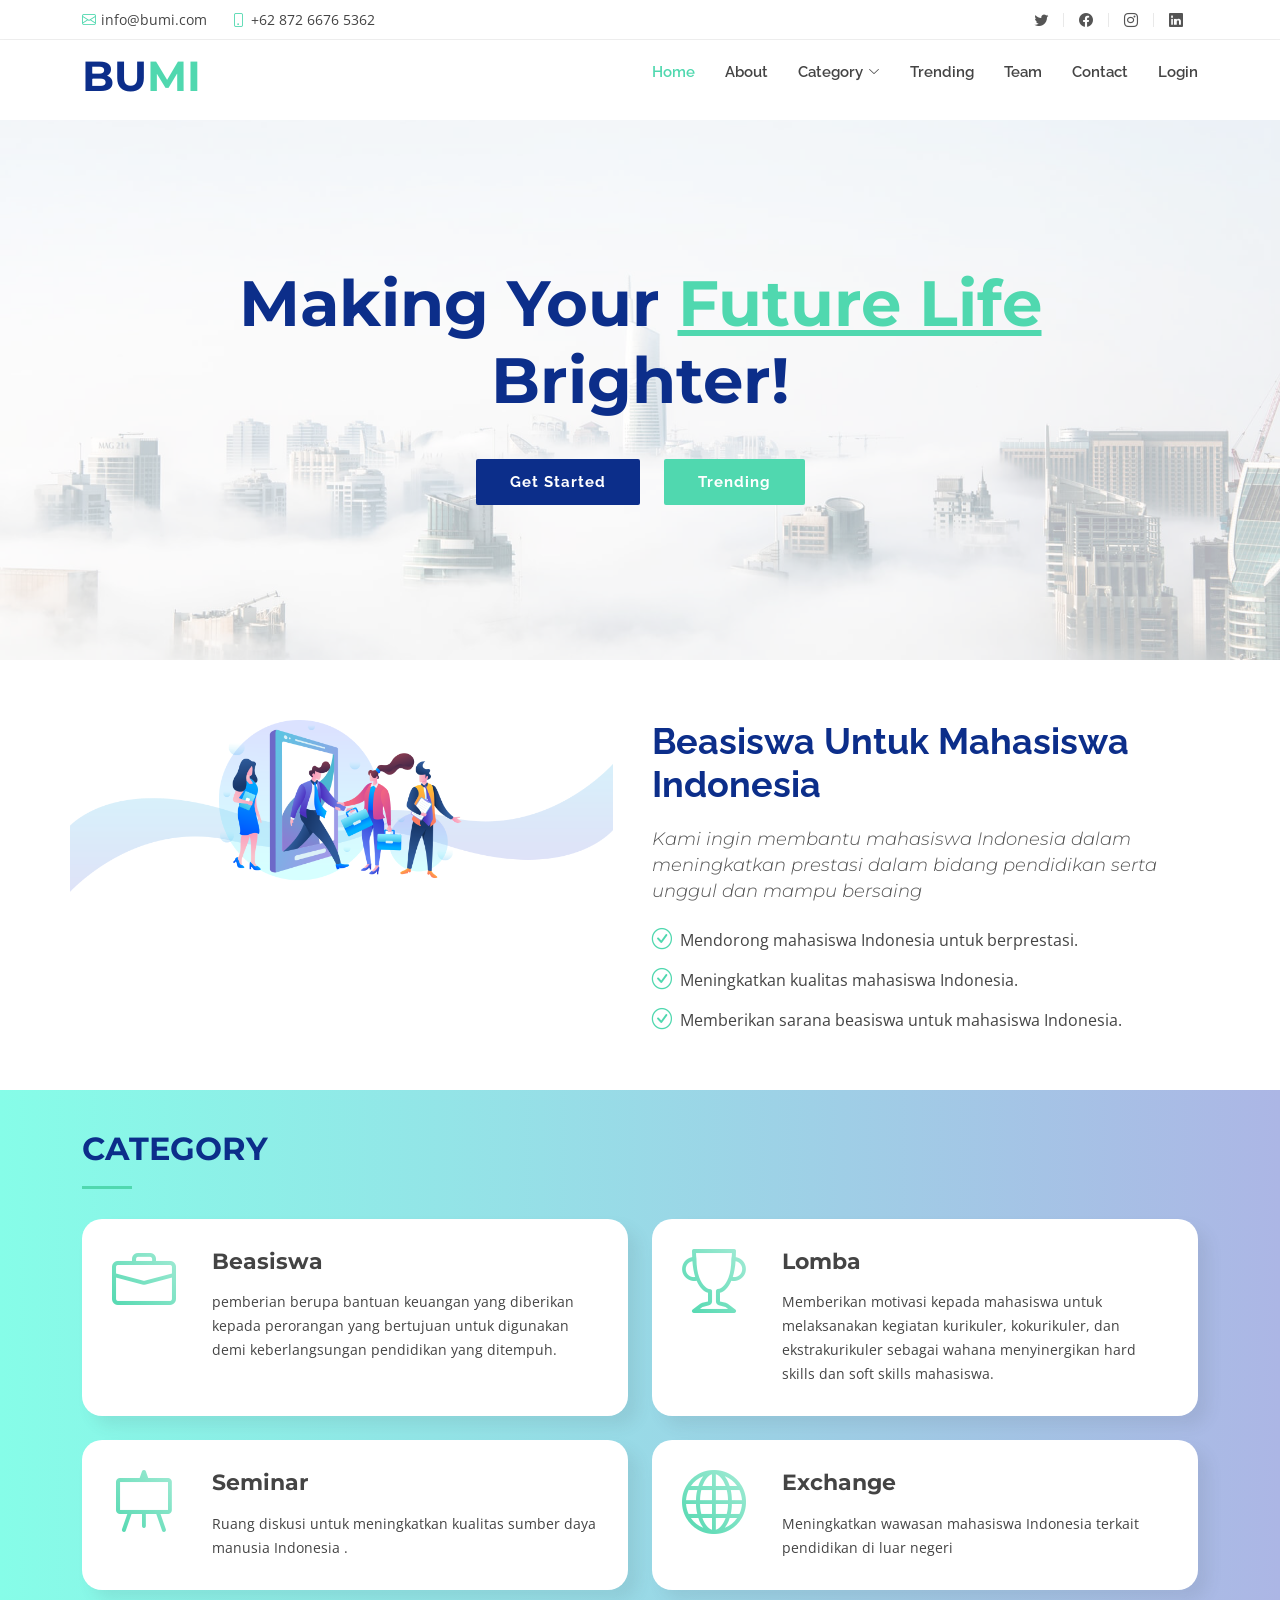
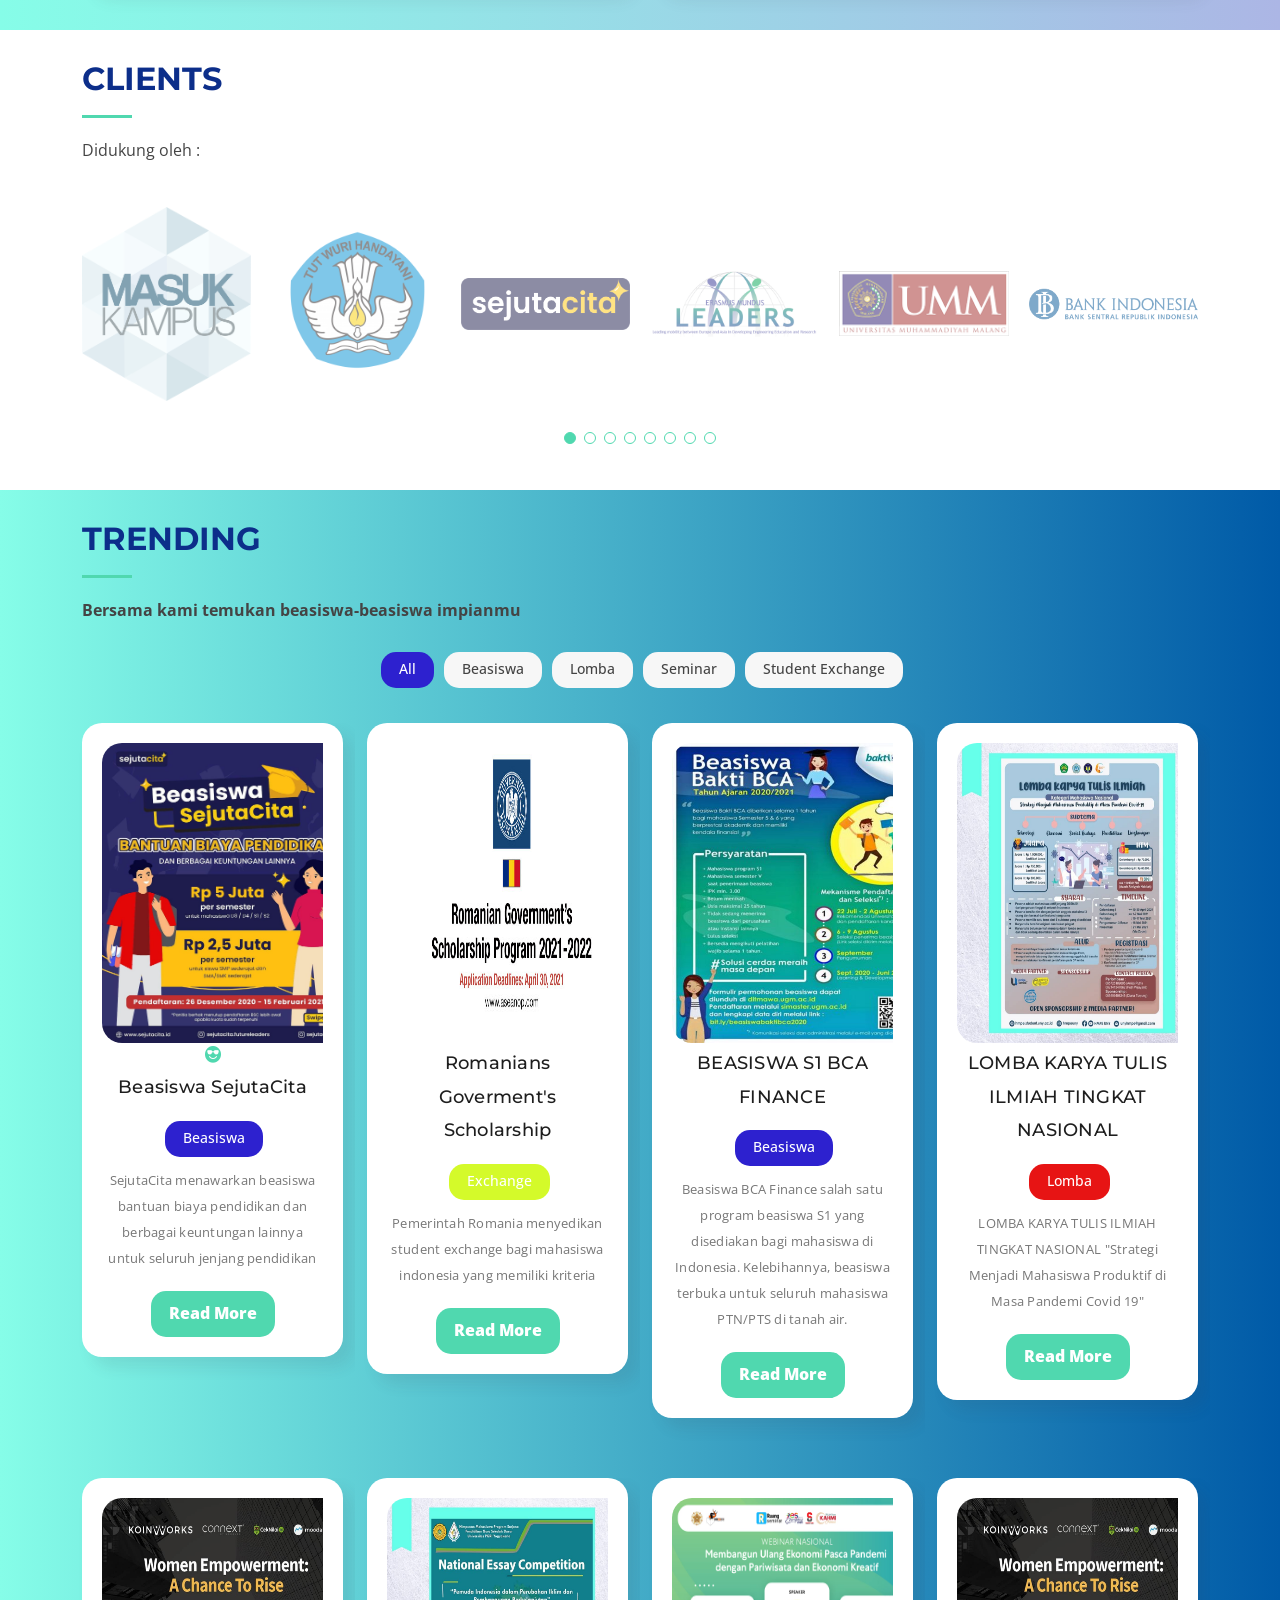
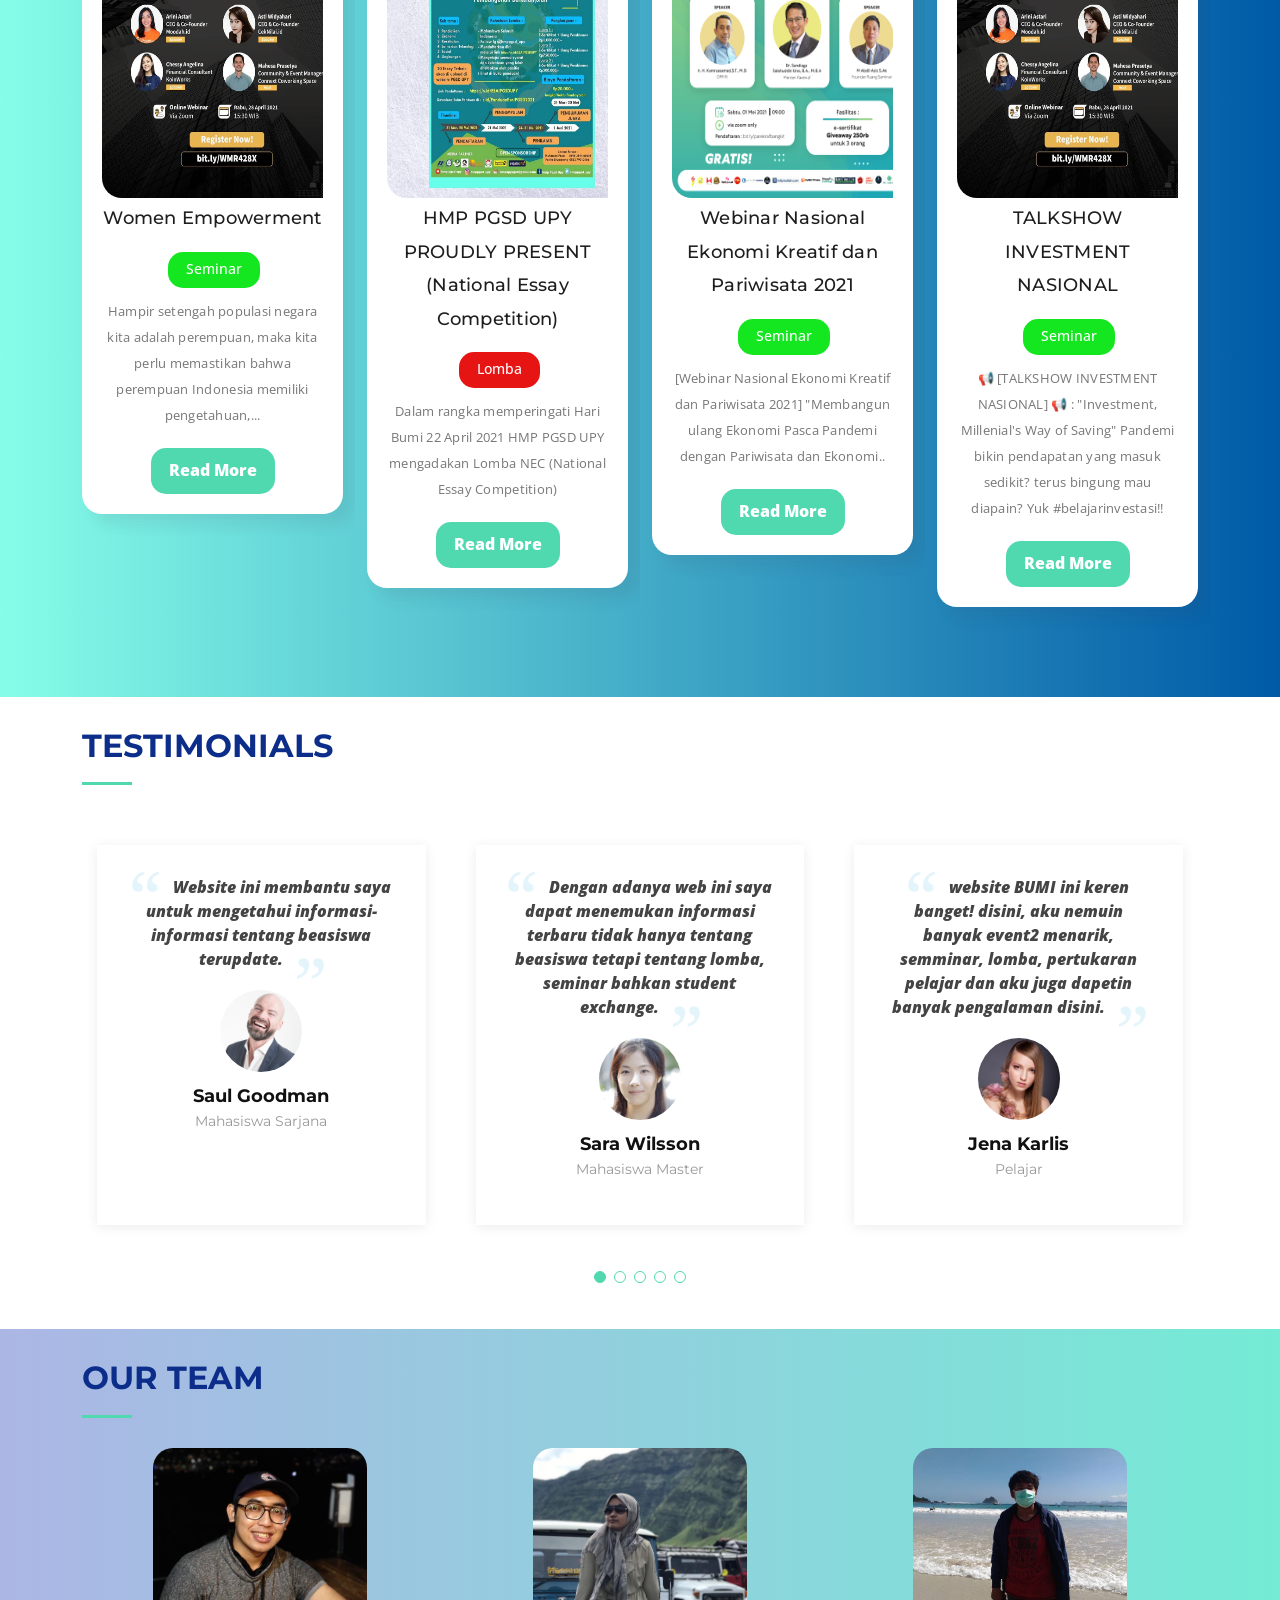
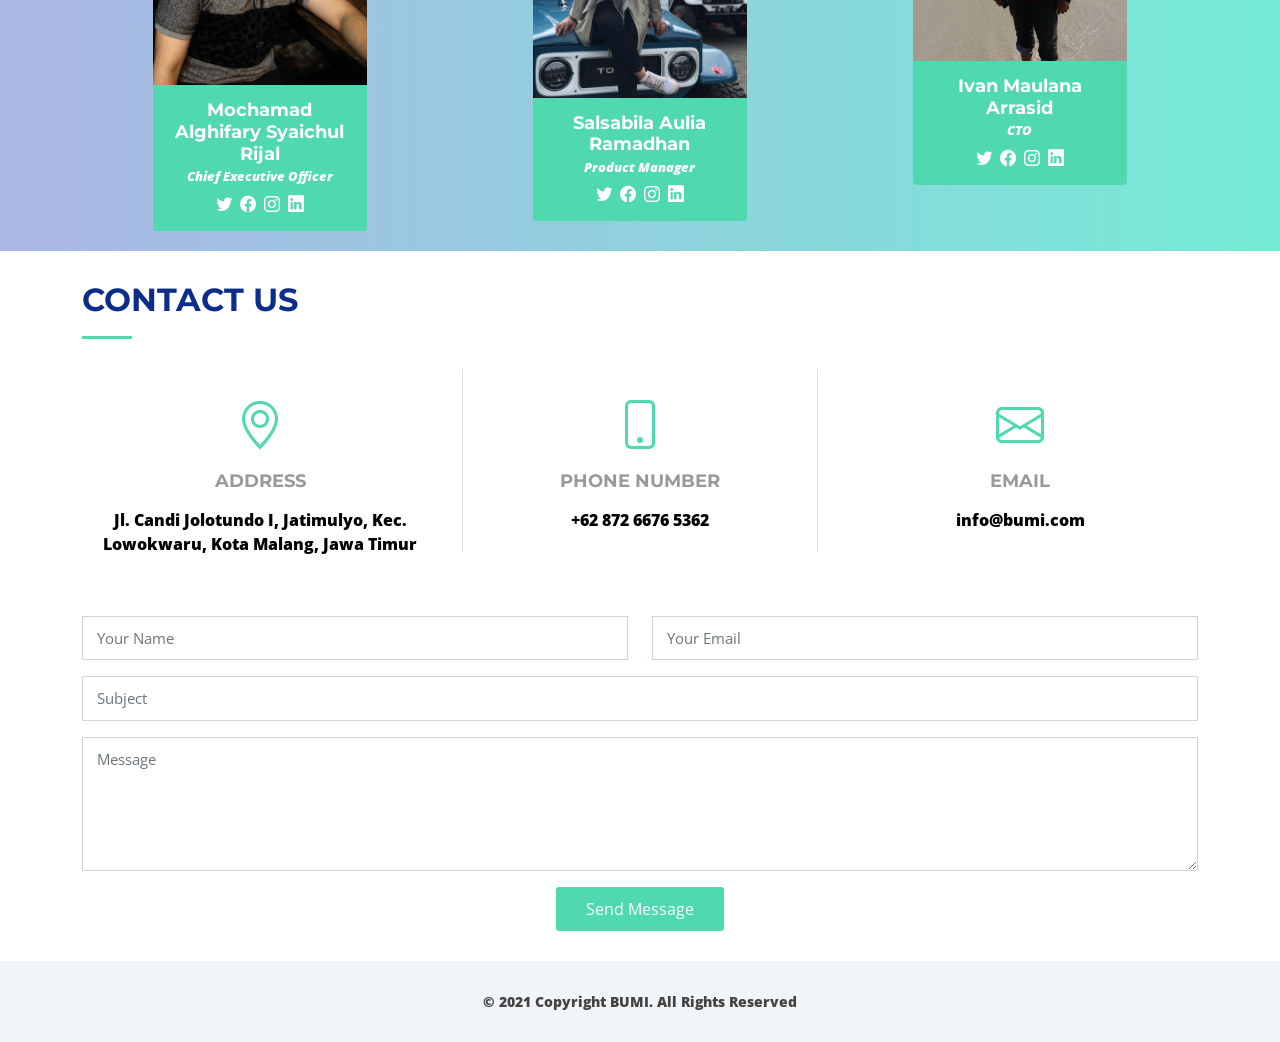
<file: index.html>
<!DOCTYPE html>
<html lang="en">

<head>
  <meta charset="utf-8">
  <meta content="width=device-width, initial-scale=1.0" name="viewport">

  <title>BUMI.ID | Beasiswa</title>
  <meta content="" name="description">
  <meta content="" name="keywords">

  <!-- Favicons -->
  <link href="assets/img/favicon.png" rel="icon">
  <link href="assets/img/apple-touch-icon.png" rel="apple-touch-icon">

  <!-- Google Fonts -->
  <link
    href="https://fonts.googleapis.com/css?family=Open+Sans:300,300i,400,400i,700,700i|Raleway:300,400,500,700,800|Montserrat:300,400,700"
    rel="stylesheet">

  <!-- Vendor CSS Files -->
  <link href="assets/vendor/aos/aos.css" rel="stylesheet">
  <link href="assets/vendor/bootstrap/css/bootstrap.min.css" rel="stylesheet">
  <link href="assets/vendor/bootstrap-icons/bootstrap-icons.css" rel="stylesheet">
  <link href="assets/vendor/boxicons/css/boxicons.min.css" rel="stylesheet">
  <link href="assets/vendor/glightbox/css/glightbox.min.css" rel="stylesheet">
  <link href="assets/vendor/swiper/swiper-bundle.min.css" rel="stylesheet">

  <!-- Template Main CSS File -->
  <link href="assets/css/style.css" rel="stylesheet">

</head>

<body>

  <!-- ======= Top Bar ======= -->
  <section id="topbar" class="d-flex align-items-center">
    <div class="container d-flex justify-content-center justify-content-md-between">
      <div class="contact-info d-flex align-items-center">
        <i class="bi bi-envelope d-flex align-items-center"><a href="mailto:info@bumi.com">info@bumi.com</a></i>
        <i class="bi bi-phone d-flex align-items-center ms-4"><span>+62 872 6676 5362</span></i>
      </div>
      <div class="social-links d-none d-md-flex align-items-center">
        <a href="#" class="bi bi-twitter" title="twitter"></a>
        <a href="#" class="bi bi-facebook" title="facebook"></a>
        <a href="#" class="bi bi-instagram" title="instagram"></a>
        <a href="#" class="bi bi-linkedin" title="linkedin"></a>
      </div>
    </div>
  </section><!-- End Top Bar-->

  <!-- ======= Header ======= -->
  <header id="header" class="d-flex align-items-center">
    <div class="container d-flex justify-content-between">

      <div id="logo">
        <h1><a href="index.html">BU<span>MI</span></a></h1>
      </div>

      <nav id="navbar" class="navbar">
        <ul>
          <li><a class="nav-link scrollto active" href="#hero">Home</a></li>
          <li><a class="nav-link scrollto" href="#about">About</a></li>
          <li class="dropdown"><a class="nav-link scrollto" href="#category"><span>Category</span> <i
                class="bi bi-chevron-down"></i></a>
            <ul>
              <li class="dropdown"><a href="category.html"><span>Beasiswa</span> <i class="bi bi-chevron-right"></i></a>
                <ul>
                  <li><a href="category.html">Diploma</a></li>
                  <li><a href="category.html">Sarjana</a></li>
                  <li><a href="category.html">Master</a></li>
                  <li><a href="category.html">Doctor</a></li>
                  <li><a href="category.html">Luar Negeri</a></li>
                </ul>
              </li>
              <li><a href="category.html">Lomba</a></li>
              <li><a href="category.html">Seminar</a></li>
              <li><a href="category.html">Exchange</a></li>
            </ul>
          </li>
          <li><a class="nav-link scrollto " href="#trending">Trending</a></li>
          <li><a class="nav-link scrollto" href="#team">Team</a></li>
          <li><a class="nav-link scrollto" href="#contact">Contact</a></li>
          <li><a class="nav-link scrollto" href="login.html">Login</a></li>
        </ul>
        <i class="bi bi-list mobile-nav-toggle"></i>
      </nav><!-- .navbar -->

    </div>
  </header><!-- End Header -->

  <!-- ======= hero Section ======= -->
  <section id="hero">

    <div class="hero-content">
      <h2>Making Your <span>Future Life</span><br>Brighter!</h2>
      <div>
        <a href="#about" class="btn-get-started scrollto">Get Started</a>
        <a href="#trending" class="btn-projects scrollto">Trending</a>
      </div>
    </div>

    <div class="hero-slider swiper-container">
      <div class="swiper-wrapper">
        <div class="swiper-slide" style="background-image: url('assets/img/hero-carousel/hero-01.jpg');"></div>
        <div class="swiper-slide" style="background-image: url('assets/img/hero-carousel/hero-02.jpg');"></div>
        <div class="swiper-slide" style="background-image: url('assets/img/hero-carousel/hero-03.jpg');"></div>
        <div class="swiper-slide" style="background-image: url('assets/img/hero-carousel/hero-04.jpg');"></div>
        <div class="swiper-slide" style="background-image: url('assets/img/hero-carousel/hero-05.jpg');"></div>
      </div>
    </div>

  </section><!-- End Hero Section -->

  <main id="main">

    <!-- ======= About Section ======= -->
    <section id="about">
      <div class="container" data-aos="fade-up">
        <div class="row">
          <div class="col-lg-6 about-img">
            <img src="assets/img/come-on-join.png" alt="">
          </div>

          <div class="col-lg-6 content">
            <h2>Beasiswa Untuk Mahasiswa Indonesia</h2>
            <h3>Kami ingin membantu mahasiswa Indonesia dalam meningkatkan prestasi dalam bidang pendidikan
              serta unggul dan mampu bersaing</h3>

            <ul>
              <li><i class="bi bi-check-circle"></i> Mendorong mahasiswa Indonesia untuk berprestasi.</li>
              <li><i class="bi bi-check-circle"></i> Meningkatkan kualitas mahasiswa Indonesia.</li>
              <li><i class="bi bi-check-circle"></i> Memberikan sarana beasiswa untuk mahasiswa Indonesia.
              </li>
            </ul>

          </div>
        </div>

      </div>
    </section><!-- End About Section -->

    <!-- ======= category Section ======= -->
    <section id="category">
      <div class="container" data-aos="fade-up">
        <div class="section-header">
          <h2>category</h2>
        </div>

        <div class="row gy-4">

          <div class="col-lg-6" data-aos="fade-up" data-aos-delay="50">
            <div class="box">
              <div class="icon"><i class="bi bi-briefcase"></i></div>
              <h4 class="title"><a href="category.html">Beasiswa</a></h4>
              <p class="description">pemberian berupa bantuan keuangan yang diberikan
                kepada perorangan yang bertujuan untuk digunakan demi keberlangsungan pendidikan yang
                ditempuh.</p>
            </div>
          </div>

          <div class="col-lg-6" data-aos="fade-up" data-aos-delay="100">
            <div class="box">
              <div class="icon"><i class="bi bi-trophy"></i></div>
              <h4 class="title"><a href="category.html">Lomba</a></h4>
              <p class="description">Memberikan motivasi kepada mahasiswa untuk melaksanakan kegiatan
                kurikuler, kokurikuler,
                dan ekstrakurikuler sebagai wahana menyinergikan hard skills dan soft skills mahasiswa.
              </p>
            </div>
          </div>

          <div class="col-lg-6" data-aos="fade-up" data-aos-delay="50">
            <div class="box">
              <div class="icon"><i class="bi bi-easel"></i></div>
              <h4 class="title"><a href="category.html">Seminar</a></h4>
              <p class="description">Ruang diskusi untuk meningkatkan kualitas sumber daya manusia
                Indonesia .</p>
            </div>
          </div>

          <div class="col-lg-6" data-aos="fade-up" data-aos-delay="100">
            <div class="box">
              <div class="icon"><i class="bi bi-globe"></i></div>
              <h4 class="title"><a href="category.html">Exchange</a></h4>
              <p class="description">Meningkatkan wawasan mahasiswa Indonesia terkait pendidikan di luar
                negeri </p>
            </div>
          </div>

        </div>

      </div>
    </section><!-- End category Section -->

    <!-- ======= Clients Section ======= -->
    <section id="clients">
      <div class="container" data-aos="fade-up">
        <div class="section-header">
          <h2>Clients</h2>
          <p>Didukung oleh :</p>
        </div>

        <div class="clients-slider swiper-container" data-aos="fade-up" data-aos-delay="100">
          <div class="swiper-wrapper align-items-center">
            <div class="swiper-slide"><img src="assets/img/client/masukkampus.png" class="img-fluid" alt=""></div>
            <div class="swiper-slide"><img src="assets/img/client/kemdikbud.png" class="img-fluid" alt=""></div>
            <div class="swiper-slide"><img src="assets/img/client/sejutacita.webp" class="img-fluid" alt=""></div>
            <div class="swiper-slide"><img src="assets/img/client/erasmus.png" class="img-fluid" alt=""></div>
            <div class="swiper-slide"><img src="assets/img/client/umm.png" class="img-fluid" alt=""></div>
            <div class="swiper-slide"><img src="assets/img/client/bi.png" class="img-fluid" alt=""></div>
            <div class="swiper-slide"><img src="assets/img/client/djarum.png" class="img-fluid" alt=""></div>
            <div class="swiper-slide"><img src="assets/img/client/kgsp.jpg" class="img-fluid" alt=""></div>
          </div>
          <div class="swiper-pagination"></div>
        </div>

      </div>
    </section><!-- End Clients Section -->

    <!-- ======= trending Section ======= -->
    <section id="trending" class="trending">
      <div class="container" data-aos="fade-up">
        <div class="section-header">
          <h2>Trending</h2>
          <p><b>Bersama kami temukan beasiswa-beasiswa impianmu<b></p>
        </div>

        <div class="row" data-aos="fade-up" data-aos-delay="50">
          <div class="col-lg-12 d-flex justify-content-center">
            <ul id="trending-flters">
              <li data-filter="*" class="filter-active">All</li>
              <li data-filter=".filter-beasiswa">Beasiswa</li>
              <li data-filter=".filter-lomba">Lomba</li>
              <li data-filter=".filter-seminar">Seminar</li>
              <li data-filter=".filter-exchange">Student Exchange</li>
            </ul>
          </div>
        </div>

        <div class="row trending-container" data-aos="fade-up" data-aos-delay="100">

          <div class="col-lg-3 col-md-6 trending-item filter-beasiswa">
            <div class="item">
              <div class="img">
                <img src="assets/img/content/bea01.jpg" alt="">
              </div>
              <div class="blog-content">
                <a href="assets/img/content/bea01.jpg" data-gallery="trendingGallery" title="Beasiswa SejutaCita"
                  data-description="SejutaCita menawarkan beasiswa bantuan biaya pendidikan dan berbagai keuntungan lainnya untuk seluruh jenjang pendidikan"
                  class="item-lightbox preview-link"><i class="bi bi-emoji-sunglasses-fill"></i></a>
                <h3>
                  <a href="#">Beasiswa SejutaCita </a>
                </h3>
                <div class="category-item">
                  <ul>
                    <li class="beasiswa">Beasiswa</li>
                  </ul>
                </div>
                <div class="text">
                  SejutaCita menawarkan beasiswa bantuan biaya pendidikan dan berbagai keuntungan
                  lainnya untuk seluruh jenjang pendidikan
                </div>
                <a href="#" class="main-button">Read More</a>
              </div>
            </div>
          </div>
          <div class="col-lg-3 col-md-6 trending-item filter-exchange">
            <div class="item">
              <div class="img">
                <img src="assets/img/content/exchange01.jpg" alt="">
              </div>
              <div class="blog-content">
                <a href="assets/img/content/exchange01.jpg" data-gallery="trendingGallery"
                  class="item-lightbox preview-link" title="App 10"><i class="las la-binoculars"></i></a>
                <h3>
                  <a href="#">Romanians Goverment's Scholarship</a>
                </h3>
                <div class="category-item">
                  <ul>
                    <li class="exchange">Exchange</li>
                  </ul>
                </div>
                <div class="text">
                  Pemerintah Romania menyedikan student exchange bagi mahasiswa indonesia yang
                  memiliki kriteria
                </div>
                <a href="#" class="main-button">Read More</a>
              </div>
            </div>
          </div>
          <div class="col-lg-3 col-md-6 trending-item filter-beasiswa">
            <div class="item">
              <div class="img">
                <img src="assets/img/content/bea02.jpg" alt="">
              </div>
              <div class="blog-content">
                <a href="assets/img/content/bea02.jpg" data-gallery="trendingGallery" class="item-lightbox preview-link"
                  title="App 10"><i class="las la-binoculars"></i></a>
                <h3>
                  <a href="#">BEASISWA S1 BCA FINANCE</a>
                </h3>
                <div class="category-item">
                  <ul>
                    <li class="beasiswa">Beasiswa</li>
                  </ul>
                </div>
                <div class="text">
                  Beasiswa BCA Finance salah satu program beasiswa S1 yang disediakan bagi mahasiswa
                  di Indonesia. Kelebihannya, beasiswa terbuka untuk seluruh mahasiswa PTN/PTS di
                  tanah air.
                </div>
                <a href="#" class="main-button">Read More</a>
              </div>
            </div>
          </div>
          <div class="col-lg-3 col-md-6 trending-item filter-lomba">
            <div class="item">
              <div class="img">
                <img src="assets/img/content/lomba01.jpeg" alt="">
              </div>
              <div class="blog-content">
                <a href="assets/img/content/lomba01.jpeg" data-gallery="trendingGallery"
                  class="item-lightbox preview-link" title="Karya tulis Ilmiah Naisonal" data-description="LOMBA KARYA TULIS ILMIAH TINGKAT NASIONAL
                        'Strategi Menjadi Mahasiswa Produktif di Masa Pandemi Covid 19'"><i
                    class="las la-binoculars"></i></a>
                <h3>
                  <a href="#">LOMBA KARYA TULIS ILMIAH TINGKAT NASIONAL</a>
                </h3>
                <div class="category-item">
                  <ul>
                    <li class="lomba">Lomba</li>
                  </ul>
                </div>
                <div class="text">
                  LOMBA KARYA TULIS ILMIAH TINGKAT NASIONAL
                  "Strategi Menjadi Mahasiswa Produktif di Masa Pandemi Covid 19"
                </div>
                <a href="#" class="main-button">Read More</a>
              </div>
            </div>
          </div>
          <div class="col-lg-3 col-md-6 trending-item filter-seminar">
            <div class="item">
              <div class="img">
                <img src="assets/img/content/semi02.jpeg" alt="">
              </div>
              <div class="blog-content">
                <a href="assets/img/content/semi02.jpeg" data-gallery="trendingGallery"
                  class="item-lightbox preview-link" title="App 10"><i class="las la-binoculars"></i></a>
                <h3>
                  <a href="#">Women Empowerment</a>
                </h3>
                <div class="category-item">
                  <ul>
                    <li class="seminar">Seminar</li>
                  </ul>
                </div>
                <div class="text">
                  Hampir setengah populasi negara kita adalah perempuan, maka kita perlu memastikan
                  bahwa perempuan Indonesia memiliki pengetahuan,...
                </div>
                <a href="#" class="main-button">Read More</a>
              </div>
            </div>
          </div>
          <div class="col-lg-3 col-md-6 trending-item filter-lomba">
            <div class="item">
              <div class="img">
                <img src="assets/img/content/lomba02.jpeg" alt="">
              </div>
              <div class="blog-content">
                <a href="assets/img/content/lomba02.jpeg" data-gallery="trendingGallery"
                  class="item-lightbox preview-link" title="App 10"><i class="las la-binoculars"></i></a>
                <h3>
                  <a href="#"> HMP PGSD UPY PROUDLY PRESENT (National Essay Competition)</a>
                </h3>
                <div class="category-item">
                  <ul>
                    <li class="lomba">Lomba</li>
                  </ul>
                </div>
                <div class="text">
                  Dalam rangka memperingati Hari Bumi 22 April 2021 HMP PGSD UPY mengadakan Lomba NEC
                  (National Essay Competition)
                </div>
                <a href="#" class="main-button">Read More</a>
              </div>
            </div>
          </div>
          <div class="col-lg-3 col-md-6 trending-item filter-seminar">
            <div class="item">
              <div class="img">
                <img src="assets/img/content/semi03.jpeg" alt="">
              </div>
              <div class="blog-content">
                <a href="assets/img/content/semi03.jpeg" data-gallery="trendingGallery"
                  class="item-lightbox preview-link" title="App 10"><i class="las la-binoculars"></i></a>
                <h3>
                  <a href="#">Webinar Nasional Ekonomi Kreatif dan Pariwisata 2021</a>
                </h3>
                <div class="category-item">
                  <ul>
                    <li class="seminar">Seminar</li>
                  </ul>
                </div>
                <div class="text">
                  [Webinar Nasional Ekonomi Kreatif dan Pariwisata 2021] "Membangun ulang Ekonomi
                  Pasca Pandemi dengan Pariwisata dan Ekonomi..
                </div>
                <a href="#" class="main-button">Read More</a>
              </div>
            </div>
          </div>
          <div class="col-lg-3 col-md-6 trending-item filter-seminar">
            <div class="item">
              <div class="img">
                <img src="assets/img/content/semi02.jpeg" alt="">
              </div>
              <div class="blog-content">
                <a href="assets/img/content/semi02.jpeg" data-gallery="trendingGallery"
                  class="item-lightbox preview-link" title="App 10"><i class="las la-binoculars"></i></a>
                <h3>
                  <a href="#">TALKSHOW INVESTMENT NASIONAL</a>
                </h3>
                <div class="category-item">
                  <ul>
                    <li class="seminar">Seminar</li>
                  </ul>
                </div>
                <div class="text">
                  📢 [TALKSHOW INVESTMENT NASIONAL] 📢
                  : "Investment, Millenial's Way of Saving"
                  Pandemi bikin pendapatan yang masuk sedikit? terus bingung mau diapain?
                  Yuk #belajarinvestasi!!
                </div>
                <a href="#" class="main-button">Read More</a>
              </div>
            </div>
          </div>
        </div>

      </div>
    </section><!-- End Portfolio Section -->

    <!-- ======= Testimonials Section ======= -->
    <section id="testimonials">
      <div class="container" data-aos="fade-up">
        <div class="section-header">
          <h2>Testimonials</h2>
        </div>

        <div class="testimonials-slider swiper-container" data-aos="fade-up" data-aos-delay="50">
          <div class="swiper-wrapper">

            <div class="swiper-slide">
              <div class="testimonial-item">
                <p>
                  <img src="assets/img/quote-sign-left.png" class="quote-sign-left" alt="">
                  Website ini membantu saya untuk mengetahui informasi-informasi tentang beasiswa
                  terupdate.
                  <img src="assets/img/quote-sign-right.png" class="quote-sign-right" alt="">
                </p>
                <img src="assets/img/testimonial-1.jpg" class="testimonial-img" alt="">
                <h3>Saul Goodman</h3>
                <h4>Mahasiswa Sarjana</h4>
              </div>
            </div><!-- End testimonial item -->

            <div class="swiper-slide">
              <div class="testimonial-item">
                <p>
                  <img src="assets/img/quote-sign-left.png" class="quote-sign-left" alt="">
                  Dengan adanya web ini saya dapat menemukan informasi terbaru tidak hanya tentang
                  beasiswa tetapi tentang lomba, seminar bahkan student exchange.
                  <img src="assets/img/quote-sign-right.png" class="quote-sign-right" alt="">
                </p>
                <img src="assets/img/testimonial-2.jpg" class="testimonial-img" alt="">
                <h3>Sara Wilsson</h3>
                <h4>Mahasiswa Master</h4>
              </div>
            </div><!-- End testimonial item -->

            <div class="swiper-slide">
              <div class="testimonial-item">
                <p>
                  <img src="assets/img/quote-sign-left.png" class="quote-sign-left" alt="">
                  website BUMI ini keren banget! disini, aku nemuin banyak event2 menarik, semminar,
                  lomba, pertukaran pelajar dan aku juga dapetin banyak pengalaman disini.
                  <img src="assets/img/quote-sign-right.png" class="quote-sign-right" alt="">
                </p>
                <img src="assets/img/testimonial-3.jpg" class="testimonial-img" alt="">
                <h3>Jena Karlis</h3>
                <h4>Pelajar</h4>
              </div>
            </div><!-- End testimonial item -->

            <div class="swiper-slide">
              <div class="testimonial-item">
                <p>
                  <img src="assets/img/quote-sign-left.png" class="quote-sign-left" alt="">
                  website ini sangat membantu bagi pemuda terutama bagi pelajar/mahasiswa. kita dapat
                  menemukan program beasiswa, seminar dan informasi lainnya.
                  <img src="assets/img/quote-sign-right.png" class="quote-sign-right" alt="">
                </p>
                <img src="assets/img/testimonial-4.jpg" class="testimonial-img" alt="">
                <h3>Matt Brandon</h3>
                <h4>Guru</h4>
              </div>
            </div><!-- End testimonial item -->

            <div class="swiper-slide">
              <div class="testimonial-item">
                <p>
                  <img src="assets/img/quote-sign-left.png" class="quote-sign-left" alt="">
                  sangat berguna untuk mahasiswa dan siswa aktif maupun yang tidal, karena disini kita
                  bisa memperlihatkan kemampuan skil kita. saya sangat berharap semoga BUMI makin
                  lancar
                  <img src="assets/img/quote-sign-right.png" class="quote-sign-right" alt="">
                </p>
                <img src="assets/img/testimonial-5.jpg" class="testimonial-img" alt="">
                <h3>John Larson</h3>
                <h4>Entrepreneur</h4>
              </div>
            </div><!-- End testimonial item -->

          </div>
          <div class="swiper-pagination"></div>
        </div>

      </div>
    </section><!-- End Testimonials Section -->


    <!-- ======= Team Section ======= -->
    <section id="team">
      <div class="container" data-aos="fade-up">
        <div class="section-header">
          <h2>Our Team</h2>
        </div>
        <div class="row">
          <div class="col-lg-4 col-md-6">
            <div class="member">
              <div class="pic"><img src="assets/img/team/team1.jpeg" alt=""></div>
              <div class="details">
                <h4>Mochamad Alghifary Syaichul Rijal</h4>
                <span>Chief Executive Officer</span>
                <div class="social">
                  <a href="#" title="twitter"><i class="bi bi-twitter"></i></a>
                  <a href="#" title="facebook"><i class="bi bi-facebook"></i></a>
                  <a href="#" title="instagram"><i class="bi bi-instagram"></i></a>
                  <a href="#" title="linkedin"><i class="bi bi-linkedin"></i></a>
                </div>
              </div>
            </div>
          </div>

          <div class="col-lg-4 col-md-6">
            <div class="member">
              <div class="pic"><img src="assets/img/team/team2.jpeg" alt=""></div>
              <div class="details">
                <h4>Salsabila Aulia Ramadhan</h4>
                <span>Product Manager</span>
                <div class="social">
                  <a href="#" title="twitter"><i class="bi bi-twitter"></i></a>
                  <a href="#" title="facebook"><i class="bi bi-facebook"></i></a>
                  <a href="#" title="instagram"><i class="bi bi-instagram"></i></a>
                  <a href="#" title="linkedin"><i class="bi bi-linkedin"></i></a>
                </div>
              </div>
            </div>
          </div>

          <div class="col-lg-4 col-md-6">
            <div class="member">
              <div class="pic"><img src="assets/img/team/team3.jpg" alt=""></div>
              <div class="details">
                <h4>Ivan Maulana <br>Arrasid</h4>
                <span>CTO</span>
                <div class="social">
                  <a href="#" title="twitter"><i class="bi bi-twitter"></i></a>
                  <a href="#" title="facebook"><i class="bi bi-facebook"></i></a>
                  <a href="#" title="instagram"><i class="bi bi-instagram"></i></a>
                  <a href="#" title="linkedin"><i class="bi bi-linkedin"></i></a>
                </div>
              </div>
            </div>
          </div>

        </div>
    </section><!-- End Team Section -->

    <!-- ======= Contact Section ======= -->
    <section id="contact">
      <div class="container" data-aos="fade-up">
        <div class="section-header">
          <h2>Contact Us</h2>
        </div>

        <div class="row contact-info">

          <div class="col-md-4">
            <div class="contact-address">
              <i class="bi bi-geo-alt"></i>
              <h3>Address</h3>
              <address>Jl. Candi Jolotundo I, Jatimulyo, Kec. Lowokwaru, Kota Malang, Jawa Timur</address>
            </div>
          </div>

          <div class="col-md-4">
            <div class="contact-phone">
              <i class="bi bi-phone"></i>
              <h3>Phone Number</h3>
              <p><a href="tel:+155895548855">+62 872 6676 5362</a></p>
            </div>
          </div>

          <div class="col-md-4">
            <div class="contact-email">
              <i class="bi bi-envelope"></i>
              <h3>Email</h3>
              <p><a href="mailto:info@example.com">info@bumi.com</a></p>
            </div>
          </div>

        </div>
      </div>

      <!-- send message  -->
      <div class="container">
        <div class="form">
          <form action="forms/contact.php" method="post" role="form" class="php-email-form">
            <div class="row">
              <div class="form-group col-md-6">
                <input type="text" name="name" class="form-control" id="name" placeholder="Your Name" required>
              </div>
              <div class="form-group col-md-6 mt-3 mt-md-0">
                <input type="email" class="form-control" name="email" id="email" placeholder="Your Email" required>
              </div>
            </div>
            <div class="form-group mt-3">
              <input type="text" class="form-control" name="subject" id="subject" placeholder="Subject" required>
            </div>
            <div class="form-group mt-3">
              <textarea class="form-control" name="message" rows="5" placeholder="Message" required></textarea>
            </div>

            <div class="my-3">
              <div class="loading">Loading</div>
              <div class="error-message"></div>
              <div class="sent-message">Your message has been sent. Thank you!</div>
            </div>

            <div class="text-center"><button type="submit">Send Message</button></div>
          </form>
        </div>

      </div>
    </section><!-- End send message Section -->

  </main><!-- End #main -->

  <!-- ======= Footer ======= -->
  <footer id="footer">
    <div class="container">
      <div class="copyright">
        &copy; 2021 Copyright <strong>BUMI</strong>. All Rights Reserved
      </div>
    </div>
  </footer><!-- End Footer -->

  <a href="#" class="back-to-top d-flex align-items-center justify-content-center"><i
      class="bi bi-arrow-up-short"></i></a>

  <!-- Vendor JS Files -->
  <script src="assets/vendor/aos/aos.js"></script>
  <script src="assets/vendor/bootstrap/js/bootstrap.bundle.min.js"></script>
  <script src="assets/vendor/glightbox/js/glightbox.min.js"></script>
  <script src="assets/vendor/isotope-layout/isotope.pkgd.min.js"></script>
  <script src="assets/vendor/php-email-form/validate.js"></script>
  <script src="assets/vendor/swiper/swiper-bundle.min.js"></script>

  <!-- Template Main JS File -->
  <script src="assets/js/main.js"></script>

</body>

</html>
</file>
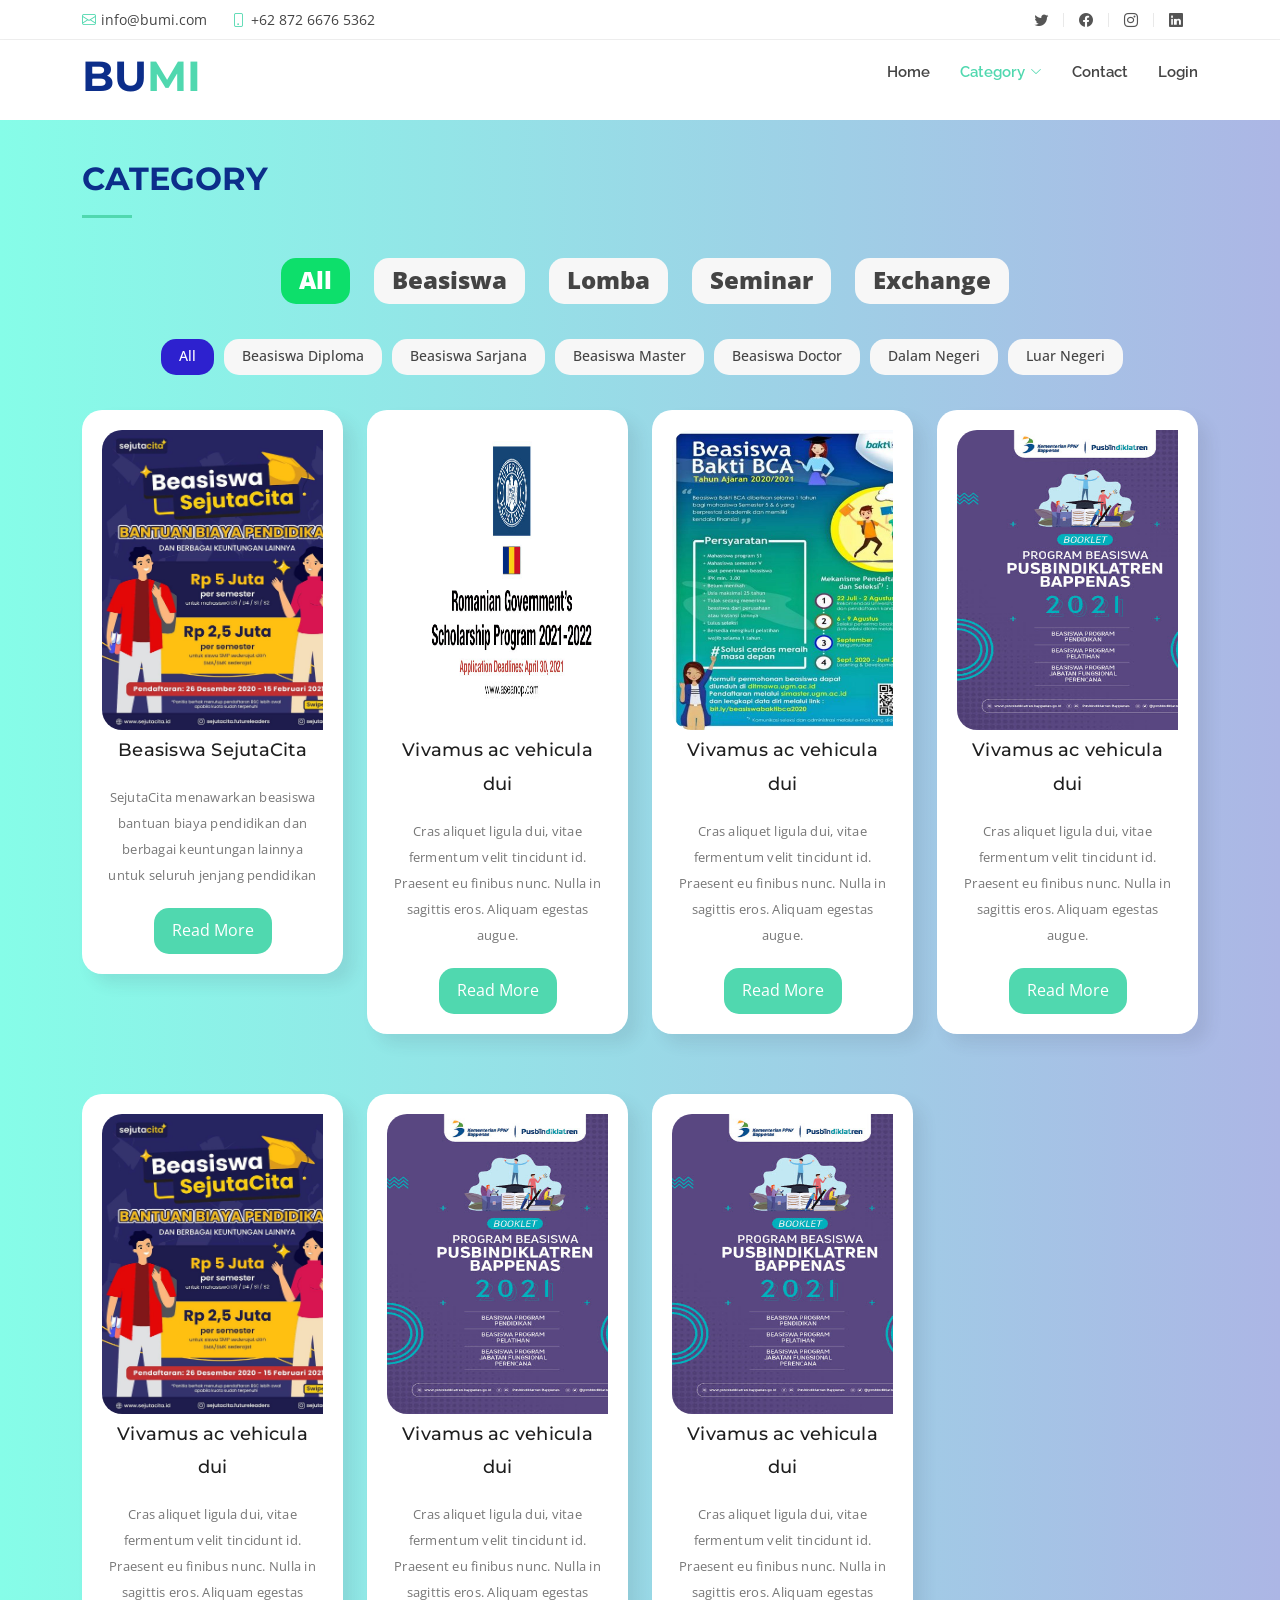
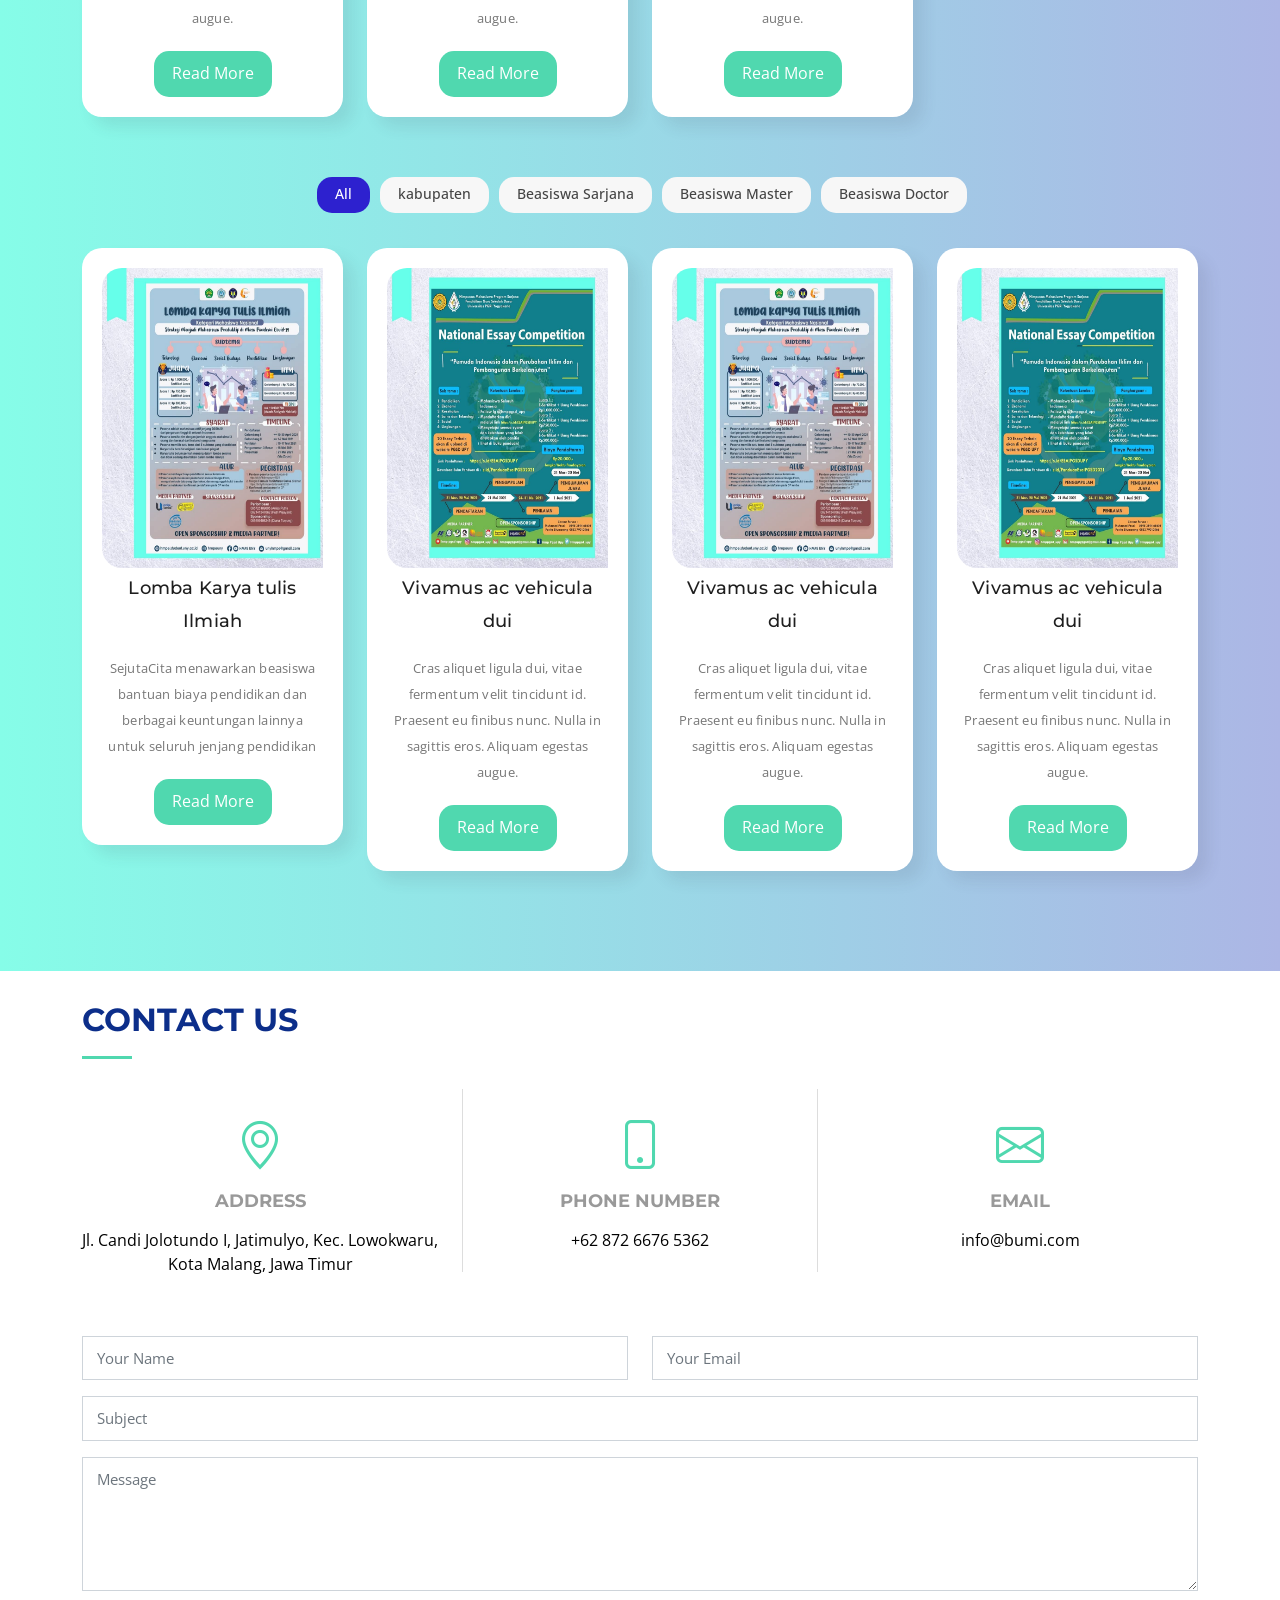
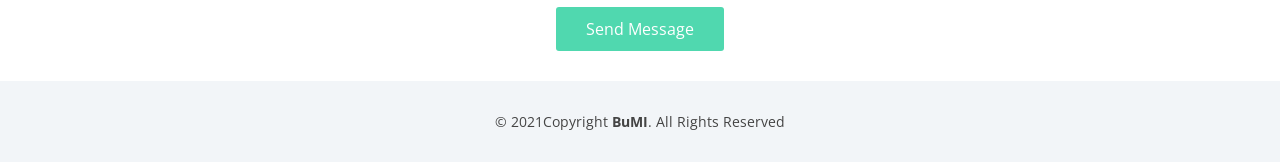
<file: category.html>
<!DOCTYPE html>
<html lang="en">

<head>
    <meta charset="UTF-8">
    <meta http-equiv="X-UA-Compatible" content="IE=edge">
    <meta name="viewport" content="width=device-width, initial-scale=1.0">
    <title>Category BUMI</title>
    <meta content="" name="description">
    <meta content="" name="keywords">

    <!-- Favicons -->
    <link href="assets/img/favicon.png" rel="icon">

    <!-- Icons line awesome -->
    <link rel="stylesheet"
        href="https://maxst.icons8.com/vue-static/landings/line-awesome/line-awesome/1.3.0/css/line-awesome.min.css">

    <!-- Google Fonts -->
    <link
        href="https://fonts.googleapis.com/css?family=Open+Sans:300,300i,400,400i,700,700i|Raleway:300,400,500,700,800|Montserrat:300,400,700"
        rel="stylesheet">
    <!-- Vendor CSS Files -->
    <link href="assets/vendor/aos/aos.css" rel="stylesheet">
    <link href="assets/vendor/bootstrap/css/bootstrap.min.css" rel="stylesheet">
    <link href="assets/vendor/bootstrap-icons/bootstrap-icons.css" rel="stylesheet">
    <link href="assets/vendor/glightbox/css/glightbox.min.css" rel="stylesheet">
    <link href="assets/vendor/swiper/swiper-bundle.min.css" rel="stylesheet">

    <!-- Template Main CSS File -->
    <link href="assets/css/style.css" rel="stylesheet">
</head>

<body>
    <!-- ======= Top Bar ======= -->
    <section id="topbar" class="d-flex align-items-center">
        <div class="container d-flex justify-content-center justify-content-md-between">
            <div class="contact-info d-flex align-items-center">
                <i class="bi bi-envelope d-flex align-items-center"><a href="mailto:info@bumi.com">info@bumi.com</a></i>
                <i class="bi bi-phone d-flex align-items-center ms-4"><span>+62 872 6676 5362</span></i>
            </div>
            <div class="social-links d-none d-md-flex align-items-center">
                <a class="twitter"><i class="bi bi-twitter"></i></a>
                <a class="facebook"><i class="bi bi-facebook"></i></a>
                <a class="instagram"><i class="bi bi-instagram"></i></a>
                <a class="linkedin"><i class="bi bi-linkedin"></i></i></a>
            </div>
        </div>
    </section><!-- End Top Bar-->

    <!-- ======= Header ======= -->
    <header id="header" class="d-flex align-items-center">
        <div class="container d-flex justify-content-between">

            <div id="logo">
                <h1><a href="index.html">BU<span>MI</span></a></h1>
            </div>

            <nav id="navbar" class="navbar">
                <ul>
                    <li><a class="nav-link scrollto" href="index.html">Home</a></li>
                    <li class="dropdown"><a class="nav-link scrollto active" href="category.html"><span>Category</span>
                            <i class="bi bi-chevron-down"></i></a>
                        <ul>
                            <li class="dropdown"><a href="category.html"><span>Beasiswa</span> <i
                                        class="bi bi-chevron-right"></i></a>
                                <ul>
                                    <li><a href="category.html">Diploma</a></li>
                                    <li><a href="category.html">Sarjana</a></li>
                                    <li><a href="category.html">Master</a></li>
                                    <li><a href="category.html">Doctor</a></li>
                                    <li><a href="category.html">Luar Negeri</a></li>
                                </ul>
                            </li>
                            <li><a href="category.html">Lomba</a></li>
                            <li><a href="category.html">Seminar</a></li>
                            <li><a href="category.html">Exchange</a></li>
                        </ul>
                    </li>
                    <li><a class="nav-link scrollto" href="#contact">Contact</a></li>
                    <li><a class="nav-link scrollto" href="login.html">Login</a></li>
                </ul>
                <i class="bi bi-list mobile-nav-toggle"></i>
            </nav><!-- .navbar -->
        </div>
    </header><!-- End Header -->
    <main id="main">
        <section id="category">
            <div class="container" data-aos="fade-up">
                <div class="section-header">
                    <h2 href="category.html">Category</h2>
                </div>

                <div class="row" data-aos="fade-up">
                    <div class="col-lg-12 d-flex justify-content-center ">
                        <ul id="select-category">
                            <li data-filter="*" class="category-active">
                                <div class="icon"><i class="las la-icons"></i></div>All
                            </li>
                            <li data-filter=".filter-beasiswa">
                                <div class="icon"><i class="las la-graduation-cap"></i></div>Beasiswa
                            </li>
                            <li data-filter=".filter-lomba">
                                <div class="icon"><i class="las la-trophy"></i></div>Lomba
                            </li>
                            <li data-filter=".filter-seminar">
                                <div class="icon"><i class="las la-users"></i></div>Seminar
                            </li>
                            <li data-filter=".filter-exchange">
                                <div class="icon"><i class="las la-globe"></i></div>Exchange
                            </li>

                        </ul>
                    </div>
                </div>

                <div class="row list-category-container">
                    <div class="col-lg-12 category-item filter-beasiswa">
                        <div class="row" data-aos="fade-up">
                            <div class="col-lg-12 d-flex justify-content-center">
                                <ul id="select-filters-beasiswa">
                                    <li data-filter="*" class="filter-active">All</li>
                                    <li data-filter=".filter-bea-diploma">Beasiswa Diploma</li>
                                    <li data-filter=".filter-bea-sarjana">Beasiswa Sarjana</li>
                                    <li data-filter=".filter-bea-master">Beasiswa Master</li>
                                    <li data-filter=".filter-bea-doctor">Beasiswa Doctor</li>
                                    <li data-filter=".filter-dalam-negeri">Dalam Negeri</li>
                                    <li data-filter=".filter-luar-negeri">Luar Negeri</li>
                                </ul>
                            </div>
                        </div>

                        <div class="row info-beasiswa-container" data-aos="fade-up" data-aos-delay="200">
                            <div class="col-lg-3 col-md-6 wrapper-item info-beasiswa-item filter-bea-diploma filter-bea-sarjana filter-bea-master">
                                <div class="item">
                                    <div class="img">
                                        <img src="assets/img/content/bea01.jpg" alt="">
                                    </div>
                                    <div class="blog-content">
                                        <a href="assets/img/content/bea01.jpg" data-gallery="info-beasiswaGallery"
                                            data-title="Beasiswa SejutaCita"
                                            data-description="SejutaCita menawarkan beasiswa bantuan biaya pendidikan dan berbagai keuntungan lainnya untuk seluruh jenjang pendidikan"
                                            class="item-lightbox preview-link"><i class="las la-binoculars"></i></a>
                                        <h3>
                                            <a href="#">Beasiswa SejutaCita </a>
                                        </h3>
                                        <div class="text">
                                            SejutaCita menawarkan beasiswa bantuan biaya pendidikan dan berbagai
                                            keuntungan
                                            lainnya untuk seluruh jenjang pendidikan
                                        </div>
                                        <a href="#" class="main-button">Read More</a>
                                    </div>
                                </div>
                            </div>
                            <div class="col-lg-3 col-md-6 wrapper-item info-beasiswa-item filter-luar-negeri">
                                <div class="item">
                                    <div class="img">
                                        <img src="assets/img/content/exchange01.jpg" alt="">
                                    </div>
                                    <div class="blog-content">
                                        <a href="assets/img/content/exchange01.jpg" data-gallery="info-beasiswaGallery"
                                            class="item-lightbox preview-link" title="App 10"><i
                                                class="las la-binoculars"></i></a>
                                        <h3>
                                            <a href="#">Vivamus ac vehicula dui</a>
                                        </h3>
                                        <div class="text">
                                            Cras aliquet ligula dui, vitae fermentum velit tincidunt id. Praesent eu
                                            finibus
                                            nunc. Nulla in sagittis eros. Aliquam egestas augue.
                                        </div>
                                        <a href="#" class="main-button">Read More</a>
                                    </div>
                                </div>
                            </div>
                            <div class="col-lg-3 col-md-6 wrapper-item info-beasiswa-item filter-bea-diploma">
                                <div class="item">
                                    <div class="img">
                                        <img src="assets/img/content/bea02.jpg" alt="">
                                    </div>
                                    <div class="blog-content">
                                        <a href="assets/img/content/bea02.jpg" data-gallery="info-beasiswaGallery"
                                            class="item-lightbox preview-link" title="App 10"><i
                                                class="las la-binoculars"></i></a>
                                        <h3>
                                            <a href="#">Vivamus ac vehicula dui</a>
                                        </h3>
                                        <div class="text">
                                            Cras aliquet ligula dui, vitae fermentum velit tincidunt id. Praesent eu
                                            finibus
                                            nunc. Nulla in sagittis eros. Aliquam egestas augue.
                                        </div>
                                        <a href="#" class="main-button">Read More</a>
                                    </div>
                                </div>
                            </div>
                            <div class="col-lg-3 col-md-6 wrapper-item info-beasiswa-item filter-bea-doctor">
                                <div class="item">
                                    <div class="img">
                                        <img src="assets/img/content/bea03.jpg" alt="">
                                    </div>
                                    <div class="blog-content">
                                        <a href="assets/img/content/bea03.jpg" data-gallery="info-beasiswaGallery"
                                            class="item-lightbox preview-link" title="App 10"><i
                                                class="las la-binoculars"></i></a>
                                        <h3>
                                            <a href="#">Vivamus ac vehicula dui</a>
                                        </h3>
                                        <div class="text">
                                            Cras aliquet ligula dui, vitae fermentum velit tincidunt id. Praesent eu
                                            finibus
                                            nunc. Nulla in sagittis eros. Aliquam egestas augue.
                                        </div>
                                        <a href="#" class="main-button">Read More</a>
                                    </div>
                                </div>
                            </div>
                            <div class="col-lg-3 col-md-6 wrapper-item info-beasiswa-item filter-bea-master">
                                <div class="item">
                                    <div class="img">
                                        <img src="assets/img/content/bea01.jpg" alt="">
                                    </div>
                                    <div class="blog-content">
                                        <a href="assets/img/content/bea01.jpg" data-gallery="info-beasiswaGallery"
                                            class="item-lightbox preview-link" title="App 10"><i
                                                class="las la-binoculars"></i></a>
                                        <h3>
                                            <a href="#">Vivamus ac vehicula dui</a>
                                        </h3>
                                        <div class="text">
                                            Cras aliquet ligula dui, vitae fermentum velit tincidunt id. Praesent eu
                                            finibus
                                            nunc. Nulla in sagittis eros. Aliquam egestas augue.
                                        </div>
                                        <a href="#" class="main-button">Read More</a>
                                    </div>
                                </div>
                            </div>
                            <div class="col-lg-3 col-md-6 wrapper-item info-beasiswa-item filter-bea-sarjana">
                                <div class="item">
                                    <div class="img">
                                        <img src="assets/img/content/bea03.jpg" alt="">
                                    </div>
                                    <div class="blog-content">
                                        <a href="assets/img/content/bea03.jpg" data-gallery="info-beasiswaGallery"
                                            class="item-lightbox preview-link" title="App 10"><i
                                                class="las la-binoculars"></i></a>
                                        <h3>
                                            <a href="#">Vivamus ac vehicula dui</a>
                                        </h3>
                                        <div class="text">
                                            Cras aliquet ligula dui, vitae fermentum velit tincidunt id. Praesent eu
                                            finibus
                                            nunc. Nulla in sagittis eros. Aliquam egestas augue.
                                        </div>
                                        <a href="#" class="main-button">Read More</a>
                                    </div>
                                </div>
                            </div>
                            <div class="col-lg-3 col-md-6 wrapper-item info-beasiswa-item filter-bea-diploma">
                                <div class="item">
                                    <div class="img">
                                        <img src="assets/img/content/bea03.jpg" alt="">
                                    </div>
                                    <div class="blog-content">
                                        <a href="assets/img/content/bea03.jpg" data-gallery="info-beasiswaGallery"
                                            class="item-lightbox preview-link" title="App 10"><i
                                                class="las la-binoculars"></i></a>
                                        <h3>
                                            <a href="#">Vivamus ac vehicula dui</a>
                                        </h3>
                                        <div class="text">
                                            Cras aliquet ligula dui, vitae fermentum velit tincidunt id. Praesent eu
                                            finibus
                                            nunc. Nulla in sagittis eros. Aliquam egestas augue.
                                        </div>
                                        <a href="#" class="main-button">Read More</a>
                                    </div>
                                </div>
                            </div>

                        </div>
                    </div>
                    <div class="col-lg-12 category-item filter-lomba">
                        <div class="row" data-aos="fade-up">
                            <div class="col-lg-12 d-flex justify-content-center">
                                <ul id="select-filters-lomba">
                                    <li data-filter="*" class="filter-active">All</li>
                                    <li data-filter=".filter-kabupaten">kabupaten</li>
                                    <li data-filter=".filter-provinsi">Beasiswa Sarjana</li>
                                    <li data-filter=".filter-nasional">Beasiswa Master</li>
                                    <li data-filter=".filter-internasional">Beasiswa Doctor</li>
                                </ul>
                            </div>
                        </div>

                        <div class="row lomba-container" data-aos="fade-up" data-aos-delay="200">
                            <div class="col-lg-3 col-md-6 wrapper-item list-lomba-item filter-kabupaten">
                                <div class="item">
                                    <div class="img">
                                        <img src="assets/img/content/lomba01.jpeg" alt="">
                                    </div>
                                    <div class="blog-content">
                                        <a href="assets/img/content/lomba01.jpeg" data-gallery="info-beasiswaGallery"
                                            data-title="Karya Tulis Ilmiah"
                                            data-description="SejutaCita menawarkan beasiswa bantuan biaya pendidikan dan berbagai keuntungan lainnya untuk seluruh jenjang pendidikan"
                                            class="item-lightbox preview-link"><i class="las la-binoculars"></i></a>
                                        <h3>
                                            <a href="#">Lomba Karya tulis Ilmiah</a>
                                        </h3>
                                        <div class="text">
                                            SejutaCita menawarkan beasiswa bantuan biaya pendidikan dan berbagai
                                            keuntungan
                                            lainnya untuk seluruh jenjang pendidikan
                                        </div>
                                        <a href="#" class="main-button">Read More</a>
                                    </div>
                                </div>
                            </div>
                            <div class="col-lg-3 col-md-6 wrapper-item list-lomba-item filter-luar-negeri">
                                <div class="item">
                                    <div class="img">
                                        <img src="assets/img/content/lomba02.jpeg" alt="">
                                    </div>
                                    <div class="blog-content">
                                        <a href="assets/img/content/lomba02.jpeg" data-gallery="info-beasiswaGallery"
                                            class="item-lightbox preview-link" title="App 10"><i
                                                class="las la-binoculars"></i></a>
                                        <h3>
                                            <a href="#">Vivamus ac vehicula dui</a>
                                        </h3>
                                        <div class="text">
                                            Cras aliquet ligula dui, vitae fermentum velit tincidunt id. Praesent eu
                                            finibus
                                            nunc. Nulla in sagittis eros. Aliquam egestas augue.
                                        </div>
                                        <a href="#" class="main-button">Read More</a>
                                    </div>
                                </div>
                            </div>
                            <div class="col-lg-3 col-md-6 wrapper-item list-lomba-item filter-bea-diploma">
                                <div class="item">
                                    <div class="img">
                                        <img src="assets/img/content/lomba01.jpeg" alt="">
                                    </div>
                                    <div class="blog-content">
                                        <a href="assets/img/content/lomba02.jpeg" data-gallery="info-beasiswaGallery"
                                            class="item-lightbox preview-link" title="App 10"><i
                                                class="las la-binoculars"></i></a>
                                        <h3>
                                            <a href="#">Vivamus ac vehicula dui</a>
                                        </h3>
                                        <div class="text">
                                            Cras aliquet ligula dui, vitae fermentum velit tincidunt id. Praesent eu
                                            finibus
                                            nunc. Nulla in sagittis eros. Aliquam egestas augue.
                                        </div>
                                        <a href="#" class="main-button">Read More</a>
                                    </div>
                                </div>
                            </div>
                            <div class="col-lg-3 col-md-6 wrapper-item list-lomba-item filter-bea-doctor">
                                <div class="item">
                                    <div class="img">
                                        <img src="assets/img/content/lomba02.jpeg" alt="">
                                    </div>
                                    <div class="blog-content">
                                        <a href="assets/img/content/lomba02.jpeg" data-gallery="info-beasiswaGallery"
                                            class="item-lightbox preview-link" title="App 10"><i
                                                class="las la-binoculars"></i></a>
                                        <h3>
                                            <a href="#">Vivamus ac vehicula dui</a>
                                        </h3>
                                        <div class="text">
                                            Cras aliquet ligula dui, vitae fermentum velit tincidunt id. Praesent eu
                                            finibus
                                            nunc. Nulla in sagittis eros. Aliquam egestas augue.
                                        </div>
                                        <a href="#" class="main-button">Read More</a>
                                    </div>
                                </div>
                            </div>

                        </div>
                    </div>
                </div>

        </section><!-- End category Section -->

        <!-- ======= Contact Section ======= -->
        <section id="contact">
            <div class="container" data-aos="fade-up">
                <div class="section-header">
                    <h2>Contact Us</h2>
                </div>

                <div class="row contact-info">

                    <div class="col-md-4">
                        <div class="contact-address">
                            <i class="bi bi-geo-alt"></i>
                            <h3>Address</h3>
                            <address>Jl. Candi Jolotundo I, Jatimulyo, Kec. Lowokwaru, Kota Malang, Jawa Timur</address>
                        </div>
                    </div>

                    <div class="col-md-4">
                        <div class="contact-phone">
                            <i class="bi bi-phone"></i>
                            <h3>Phone Number</h3>
                            <p><a href="tel:+155895548855">+62 872 6676 5362</a></p>
                        </div>
                    </div>

                    <div class="col-md-4">
                        <div class="contact-email">
                            <i class="bi bi-envelope"></i>
                            <h3>Email</h3>
                            <p><a href="mailto:info@example.com">info@bumi.com</a></p>
                        </div>
                    </div>

                </div>
            </div>

            <!-- send message  -->
            <div class="container">
                <div class="form">
                    <form action="forms/contact.php" method="post" role="form" class="php-email-form">
                        <div class="row">
                            <div class="form-group col-md-6">
                                <input type="text" name="name" class="form-control" id="name" placeholder="Your Name"
                                    required>
                            </div>
                            <div class="form-group col-md-6 mt-3 mt-md-0">
                                <input type="email" class="form-control" name="email" id="email"
                                    placeholder="Your Email" required>
                            </div>
                        </div>
                        <div class="form-group mt-3">
                            <input type="text" class="form-control" name="subject" id="subject" placeholder="Subject"
                                required>
                        </div>
                        <div class="form-group mt-3">
                            <textarea class="form-control" name="message" rows="5" placeholder="Message"
                                required></textarea>
                        </div>

                        <div class="my-3">
                            <div class="loading">Loading</div>
                            <div class="error-message"></div>
                            <div class="sent-message">Your message has been sent. Thank you!</div>
                        </div>

                        <div class="text-center"><button type="submit">Send Message</button></div>
                    </form>
                </div>

            </div>
        </section><!-- End send message Section -->


    </main>
    <!-- ======= Footer ======= -->
    <footer id="footer">
        <div class="container">
            <div class="copyright">
                &copy; 2021Copyright <strong>BuMI</strong>. All Rights Reserved
            </div>
            <!-- <div class="credits">
            Designed by <a href="https://bootstrapmade.com/">BootstrapMade</a>
        </div> -->
        </div>
    </footer><!-- End Footer -->

    <a href="#" class="back-to-top d-flex align-items-center justify-content-center"><i
            class="bi bi-arrow-up-short"></i></a>

    <!-- Vendor JS Files -->
    <script src="assets/vendor/aos/aos.js"></script>
    <script src="assets/vendor/bootstrap/js/bootstrap.bundle.min.js"></script>
    <script src="assets/vendor/glightbox/js/glightbox.min.js"></script>
    <script src="assets/vendor/isotope-layout/isotope.pkgd.min.js"></script>
    <script src="assets/vendor/php-email-form/validate.js"></script>
    <script src="assets/vendor/swiper/swiper-bundle.min.js"></script>

    <!-- Template Main JS File -->
    <script src="assets/js/main.js"></script>
</body>

</html>
</file>
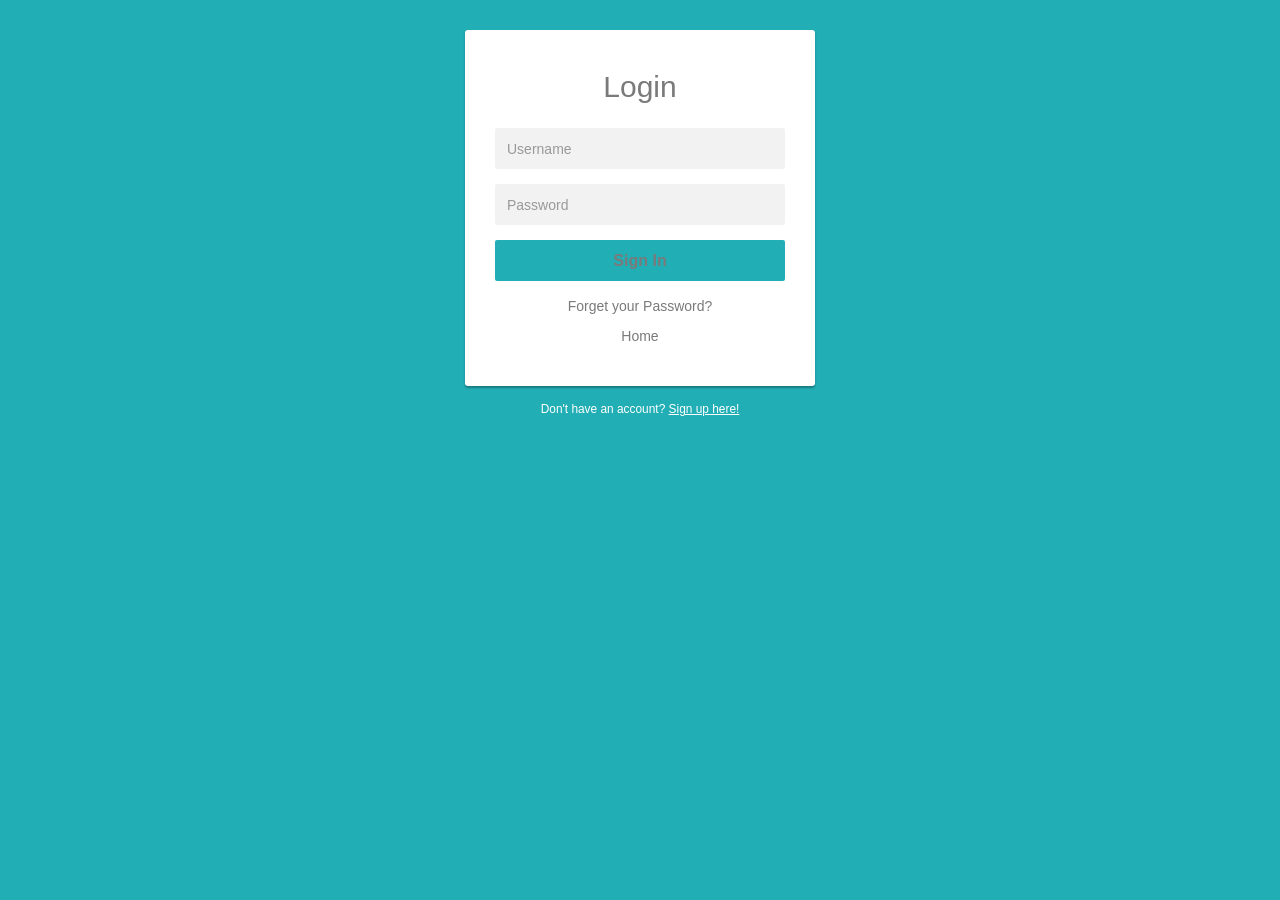
<file: login.html>
<!DOCTYPE html>
<html lang="en">

<head>
	<meta charset="utf-8">
	<meta http-equiv="X-UA-Compatible" content="IE=edge">
	<meta name="viewport" content="width=device-width, initial-scale=1">
	<title>Login BUMI</title>
	<link href="assets/img/favicon.png" rel="icon">
	<link rel="stylesheet" href="https://maxcdn.bootstrapcdn.com/bootstrap/3.3.7/css/bootstrap.min.css">
	<link rel="stylesheet" href="https://maxcdn.bootstrapcdn.com/font-awesome/4.7.0/css/font-awesome.min.css">
	<script src="https://ajax.googleapis.com/ajax/libs/jquery/1.12.4/jquery.min.js"></script>
	<script src="https://maxcdn.bootstrapcdn.com/bootstrap/3.3.7/js/bootstrap.min.js"></script>
	<style>
		body {
			color: #fff;
			background: #21aeb5;
		}

		.form-control {
			min-height: 41px;
			background: #f2f2f2;
			box-shadow: none !important;
			border: transparent;
		}

		.form-control:focus {
			background: #e2e2e2;
		}

		.form-control,
		.btn {
			border-radius: 2px;
		}

		.login-form {
			width: 350px;
			margin: 30px auto;
			text-align: center;
		}

		.login-form h2 {
			margin: 10px 0 25px;
		}

		.login-form form {
			color: #7a7a7a;
			border-radius: 3px;
			margin-bottom: 15px;
			background: #fff;
			box-shadow: 0px 2px 2px rgba(0, 0, 0, 0.3);
			padding: 30px;
		}

		.login-form .btn {
			font-size: 16px;
			font-weight: bold;
			background: #21aeb5;
			border: none;
			outline: none !important;
		}

		.login-form .btn:hover,
		.login-form .btn:focus {
			background: #2389cd;
		}

		.login-form a {
			color: #fff;
			text-decoration: underline;
		}

		.login-form a:hover {
			text-decoration: none;
		}

		.login-form form a {
			color: #7a7a7a;
			text-decoration: none;
		}

		.login-form form a:hover {
			text-decoration: underline;
		}
	</style>
</head>

<body>
	<div class="login-form">
		<form action="#" method="post">
			<h2 class="text-center">Login</h2>
			<div class="form-group has-error">
				<input type="text" class="form-control" name="username" placeholder="Username" required="required">
			</div>
			<div class="form-group">
				<input type="password" class="form-control" name="password" placeholder="Password" required="required">
			</div>
			<div class="form-group">
				<a class="btn btn-primary btn-lg btn-block" href="https://admin-bumi-id.herokuapp.com/">Sign In</a>
			</div>
			<p><a href="#">Forget your Password?</a></p>
			<p><a href="https://bumi-id.herokuapp.com">Home</a></p>
		</form>
		<p class="text-center small">Don't have an account? <a href="#">Sign up here!</a></p>
	</div>
</body>

</html>
</file>
<file: assets/css/style.css>
/**
* Template Name: Reveal - v4.1.0
* Template URL: https://bootstrapmade.com/reveal-bootstrap-corporate-template/
* Author: BootstrapMade.com
* License: https://bootstrapmade.com/license/
*/

/*--------------------------------------------------------------
# General
--------------------------------------------------------------*/
body {
  background: #fff;
  color: #444;
  font-family: "Open Sans", sans-serif;
}

a {
  color: #50d8af;
  text-decoration: none;
  transition: 0.5s;
}

a:hover,
a:active,
a:focus {
  color: #51d8af;
  outline: none;
  text-decoration: none;
}

p {
  padding: 0;
  margin: 0 0 30px 0;
}

h1,
h2,
h3,
h4,
h5,
h6 {
  font-family: "Montserrat", sans-serif;
  font-weight: 400;
  margin: 0 0 20px 0;
  padding: 0;
}

/*--------------------------------------------------------------
# Back to top button
--------------------------------------------------------------*/
.back-to-top {
  position: fixed;
  visibility: hidden;
  opacity: 0;
  right: 15px;
  bottom: 15px;
  z-index: 996;
  background: #50d8af;
  width: 40px;
  height: 40px;
  transition: all 0.4s;
}

.back-to-top i {
  font-size: 28px;
  color: #fff;
  line-height: 0;
}

.back-to-top:hover {
  background: #71dfbe;
  color: #fff;
}

.back-to-top.active {
  visibility: visible;
  opacity: 1;
}

/*--------------------------------------------------------------
# Top Bar
--------------------------------------------------------------*/
#topbar {
  background: #fff;
  border-bottom: 1px solid #eee;
  font-size: 14px;
  padding: 0;
  height: 40px;
}

#topbar .contact-info i {
  font-style: normal;
  color: #50d8af;
}

#topbar .contact-info i a,
#topbar .contact-info i span {
  padding-left: 5px;
  color: #444;
}

#topbar .contact-info i a {
  line-height: 0;
  transition: 0.3s;
}

#topbar .contact-info i a:hover {
  color: #50d8af;
}

#topbar .social-links a {
  color: #555;
  padding: 0 15px;
  display: inline-block;
  line-height: 1px;
  border-left: 1px solid #e9e9e9;
}

#topbar .social-links a:hover {
  color: #50d8af;
}

#topbar .social-links a:first-child {
  border-left: 0;
}

/*--------------------------------------------------------------
# Header
--------------------------------------------------------------*/
#header {
  height: 80px;
  transition: all 0.5s;
  z-index: 997;
  background: #fff;
  box-shadow: 0px 6px 9px 0px rgba(0, 0, 0, 0.06);
}

#header #logo h1 {
  font-size: 42px;
  margin: 0;
  padding: 0;
  font-family: "Montserrat", sans-serif;
  font-weight: 700;
}

#header #logo h1 a {
  color: #0c2e8a;
}

#header #logo h1 a span {
  color: #50d8af;
}

#header #logo img {
  padding: 0;
  margin: 0;
}

@media (max-width: 768px) {
  #header {
    height: 60px;
  }

  #header #logo h1 {
    font-size: 34px;
  }

  #header #logo img {
    max-height: 40px;
  }
}

.scrolled-offset {
  margin-top: 70px;
}

/*--------------------------------------------------------------
# Navigation Menu
--------------------------------------------------------------*/
/**
* Desktop Navigation 
*/
.navbar {
  padding: 0;
}

.navbar ul {
  display: flex;
  list-style: none;
  align-items: center;
}

.navbar li {
  position: relative;
}

.navbar a {
  display: flex;
  align-items: center;
  justify-content: space-between;
  padding: 10px 0 10px 30px;
  font-family: "Raleway", sans-serif;
  font-size: 15px;
  font-weight: 600;
  color: #444;
  white-space: nowrap;
  transition: 0.3s;
}

.navbar a i {
  font-size: 12px;
  line-height: 0;
  margin-left: 5px;
}

.navbar a:hover,
.navbar .active,
.navbar li:hover>a {
  color: #50d8af;
}

.navbar .dropdown ul {
  display: block;
  position: absolute;
  left: 14px;
  top: calc(100% + 30px);
  margin: 0;
  padding: 10px 0;
  z-index: 99;
  opacity: 0;
  visibility: hidden;
  background: #fff;
  box-shadow: 0px 0px 30px rgba(127, 137, 161, 0.25);
  transition: 0.3s;
}

.navbar .dropdown ul li {
  min-width: 200px;
}

.navbar .dropdown ul a {
  padding: 10px 20px;
  font-size: 14px;
}

.navbar .dropdown ul a i {
  font-size: 12px;
}

.navbar .dropdown ul a:hover,
.navbar .dropdown ul .active:hover,
.navbar .dropdown ul li:hover>a {
  color: #50d8af;
}

.navbar .dropdown:hover>ul {
  opacity: 1;
  top: 100%;
  visibility: visible;
}

.navbar .dropdown .dropdown ul {
  top: 0;
  left: calc(100% - 30px);
  visibility: hidden;
}

.navbar .dropdown .dropdown:hover>ul {
  opacity: 1;
  top: 0;
  left: 100%;
  visibility: visible;
}

@media (max-width: 1366px) {
  .navbar .dropdown .dropdown ul {
    left: -90%;
  }

  .navbar .dropdown .dropdown:hover>ul {
    left: -100%;
  }
}

/**
* Mobile Navigation 
*/
.mobile-nav-toggle {
  color: #0c2e8a;
  font-size: 28px;
  cursor: pointer;
  display: none;
  line-height: 0;
  transition: 0.5s;
}

.mobile-nav-toggle.bi-x {
  color: #fff;
}

@media (max-width: 991px) {
  .mobile-nav-toggle {
    display: block;
  }

  .navbar ul {
    display: none;
  }
}

.navbar-mobile {
  position: fixed;
  overflow: hidden;
  top: 0;
  right: 0;
  left: 0;
  bottom: 0;
  background: rgba(8, 30, 91, 0.9);
  transition: 0.3s;
  z-index: 999;
}

.navbar-mobile .mobile-nav-toggle {
  position: absolute;
  top: 15px;
  right: 15px;
}

.navbar-mobile ul {
  display: block;
  position: absolute;
  top: 55px;
  right: 15px;
  bottom: 15px;
  left: 15px;
  padding: 10px 0;
  background-color: #fff;
  overflow-y: auto;
  transition: 0.3s;
}

.navbar-mobile a {
  padding: 10px 20px;
  font-size: 15px;
  color: #0c2e8a;
}

.navbar-mobile a:hover,
.navbar-mobile .active,
.navbar-mobile li:hover>a {
  color: #50d8af;
}

.navbar-mobile .getstarted {
  margin: 15px;
}

.navbar-mobile .dropdown ul {
  position: static;
  display: none;
  margin: 10px 20px;
  padding: 10px 0;
  z-index: 99;
  opacity: 1;
  visibility: visible;
  background: #fff;
  box-shadow: 0px 0px 30px rgba(127, 137, 161, 0.25);
}

.navbar-mobile .dropdown ul li {
  min-width: 200px;
}

.navbar-mobile .dropdown ul a {
  padding: 10px 20px;
}

.navbar-mobile .dropdown ul a i {
  font-size: 12px;
}

.navbar-mobile .dropdown ul a:hover,
.navbar-mobile .dropdown ul .active:hover,
.navbar-mobile .dropdown ul li:hover>a {
  color: #50d8af;
}

.navbar-mobile .dropdown>.dropdown-active {
  display: block;
}

/*--------------------------------------------------------------
# Hero Section
--------------------------------------------------------------*/
#hero {
  width: 100%;
  height: 60vh;
  position: relative;
  background: url("../img/hero-carousel/hero-01.jpg") no-repeat;
  background-size: cover;
  padding: 0;
}

#hero .hero-content {
  position: absolute;
  bottom: 0;
  top: 0;
  left: 0;
  right: 0;
  z-index: 10;
  display: flex;
  justify-content: center;
  align-items: center;
  flex-direction: column;
  text-align: center;
}

#hero .hero-content h2 {
  color: #0c2e8a;
  margin-bottom: 30px;
  font-size: 64px;
  font-weight: 700;
}

#hero .hero-content h2 span {
  color: #50d8af;
  text-decoration: underline;
}

@media (max-width: 767px) {
  #hero .hero-content h2 {
    font-size: 34px;
  }
}

#hero .hero-content .btn-get-started,
#hero .hero-content .btn-projects {
  font-family: "Raleway", sans-serif;
  font-size: 15px;
  font-weight: bold;
  letter-spacing: 1px;
  display: inline-block;
  padding: 10px 32px;
  border-radius: 2px;
  transition: 0.5s;
  margin: 10px;
  color: #fff;
}

#hero .hero-content .btn-get-started {
  background: #0c2e8a;
  border: 2px solid #0c2e8a;
}

#hero .hero-content .btn-get-started:hover {
  background: none;
  color: #0c2e8a;
}

#hero .hero-content .btn-projects {
  background: #50d8af;
  border: 2px solid #50d8af;
}

#hero .hero-content .btn-projects:hover {
  background: none;
  color: #50d8af;
}

#hero .hero-slider {
  z-index: 8;
  height: 60vh;
}

#hero .hero-slider::before {
  content: '';
  background-color: rgba(255, 255, 255, 0.7);
  position: absolute;
  height: 100%;
  width: 100%;
  top: 0;
  right: 0;
  left: 0;
  bottom: 0;
  z-index: 7;
}

#hero .hero-slider .swiper-slide {
  background-size: cover;
  background-position: center;
  background-repeat: no-repeat;
  transition-property: opacity;
}

/*--------------------------------------------------------------
# Sections
--------------------------------------------------------------*/
section {
  padding: 40px 0;
  overflow: hidden;
}

/* Sections Header
--------------------------------*/
.section-header {
  margin-bottom: 30px;
}

.section-header h2 {
  font-size: 32px;
  color: #0c2e8a;
  text-transform: uppercase;
  font-weight: 700;
  position: relative;
  padding-bottom: 20px;
}

.section-header h2::before {
  content: '';
  position: absolute;
  display: block;
  width: 50px;
  height: 3px;
  background: #50d8af;
  bottom: 0;
  left: 0;
}

.section-header p {
  padding: 0;
  margin: 0;
}

/*--------------------------------------------------------------
# Breadcrumbs
--------------------------------------------------------------*/
.breadcrumbs {
  padding: 20px 0;
  background-color: #fafafa;
  min-height: 40px;
}

.breadcrumbs h2 {
  font-size: 24px;
  font-weight: 300;
  margin: 0;
}

@media (max-width: 992px) {
  .breadcrumbs h2 {
    margin: 0 0 10px 0;
  }
}

.breadcrumbs ol {
  display: flex;
  flex-wrap: wrap;
  list-style: none;
  padding: 0;
  margin: 0;
  font-size: 14px;
}

.breadcrumbs ol li+li {
  padding-left: 10px;
}

.breadcrumbs ol li+li::before {
  display: inline-block;
  padding-right: 10px;
  color: #6c757d;
  content: "/";
}

@media (max-width: 768px) {
  .breadcrumbs .d-flex {
    display: block !important;
  }

  .breadcrumbs ol {
    display: block;
  }

  .breadcrumbs ol li {
    display: inline-block;
  }
}

/* About Section
--------------------------------*/
#about {
  padding: 60px 0 30px 0;
}

#about .about-img {
  overflow: hidden;
}

#about .about-img img {
  margin-left: -15px;
  max-width: 100%;
}

@media (max-width: 768px) {
  #about .about-img {
    height: auto;
  }

  #about .about-img img {
    margin-left: 0;
    padding-bottom: 30px;
  }
}

#about .content h2 {
  color: #0c2e8a;
  font-weight: 700;
  font-size: 36px;
  font-family: "Raleway", sans-serif;
}

#about .content h3 {
  color: #555;
  font-weight: 300;
  font-size: 18px;
  line-height: 26px;
  font-style: italic;
}

#about .content p {
  line-height: 26px;
}

#about .content p:last-child {
  margin-bottom: 0;
}

#about .content i {
  font-size: 20px;
  padding-right: 4px;
  color: #50d8af;
}

#about .content ul {
  list-style: none;
  padding: 0;
}

#about .content ul li {
  padding-bottom: 10px;
}

/* category Section
--------------------------------*/
#category {
  padding: 40px 0;
  background: #acb6e5;
  /* fallback for old browsers */
  background: -webkit-linear-gradient(to right, #86fde8, #acb6e5);
  /* Chrome 10-25, Safari 5.1-6 */
  background: linear-gradient(to right, #86fde8, #acb6e5);
  /* W3C, IE 10+/ Edge, Firefox 16+, Chrome 26+, Opera 12+, Safari 7+ */

}

#category .box {
  padding: 30px;
  box-shadow: 10px 10px 15px rgba(73, 78, 92, 0.1);
  background: #fff;
  transition: 0.4s;
  border-radius: 20px;
  height: 100%;
}

#category .box:hover {
  box-shadow: 0px 0px 30px rgba(73, 78, 92, 0.15);
  transform: translateY(-10px);
  -webkit-transform: translateY(-10px);
  -moz-transform: translateY(-10px);
}

#category .box .icon {
  float: left;
}

#category .box .icon i {
  color: #444;
  font-size: 64px;
  transition: 0.5s;
  line-height: 0;
  margin-top: 34px;
}

#category .box .icon i:before {
  background: #0c2e8a;
  background: linear-gradient(45deg, #50d8af 0%, #a3ebd5 100%);
  background-clip: border-box;
  -webkit-background-clip: text;
  -webkit-text-fill-color: transparent;
}

#category .box h4 {
  margin-left: 100px;
  font-weight: 700;
  margin-bottom: 15px;
  font-size: 22px;
}

#category .box h4 a {
  color: #444;
}

#category .box p {
  font-size: 14px;
  margin-left: 100px;
  margin-bottom: 0;
  line-height: 24px;
}

@media (max-width: 767px) {
  #category .box .box {
    margin-bottom: 20px;
  }

  #category .box .icon {
    float: none;
    text-align: center;
    padding-bottom: 15px;
  }

  #category .box h4,
  #category .box p {
    margin-left: 0;
    text-align: center;
  }
}
/* category page */
#select-category {
  padding: 0;
  margin: 0 auto 25px auto;
  list-style: none;
  text-align: center;
}

#select-category li {
  cursor: pointer;
  display: inline-block;
  padding: 10px 18px 12px 18px;
  font-size: 24px;
  font-weight: 800;
  line-height: 1;
  color: #444;
  margin: 10px;
  transition: all ease-in-out 0.3s;
  background: #f7f7f7;
  border-radius: 15px;
}

#select-category li i {
  font-size: 30px;
}

#select-category li:hover,
#select-category li.category-active {
  color: #fff;
  background: #0ddf6b;
}

#select-category li:last-child {
  margin-right: 0;
}

#category .list-category-container ul {
  padding: 0;
  margin: 0 auto 25px auto;
  list-style: none;
  text-align: center;

}

#category .list-category-container ul li {
  cursor: pointer;
  display: inline-block;
  padding: 10px 18px 12px 18px;
  font-size: 14px;
  font-weight: 500;
  line-height: 1;
  color: #444;
  margin: 0 3px 10px 3px;
  transition: all ease-in-out 0.3s;
  background: #f7f7f7;
  border-radius: 15px;
}

#category .list-category-container ul li:hover,
#category .list-category-container ul li.filter-active {
  color: #fff;
  background: #2d21cf;
}

#category .list-category-container ul li:last-child {
  margin-right: 0;
}

#category .wrapper-item{
  padding-bottom: 30px;
}



/* Clients Section
--------------------------------*/
#clients {
  padding: 30px 0;
}

#clients img {
  max-width: 100%;
  opacity: 0.5;
  transition: 0.3s;
  padding: 15px 0;
}

#clients img:hover {
  opacity: 1;
}

#clients .swiper-pagination {
  margin-top: 20px;
  position: relative;
}

#clients .swiper-pagination .swiper-pagination-bullet {
  width: 12px;
  height: 12px;
  background-color: #fff;
  opacity: 1;
  border: 1px solid #50d8af;
}

#clients .swiper-pagination .swiper-pagination-bullet-active {
  background-color: #50d8af;
}

/* Our trending Section
--------------------------------*/
#trending {
  padding: 30px 0;
  background: #acb6e5;
  /* fallback for old browsers */
  background: -webkit-linear-gradient(to right, #86fde8, #005aa7);
  /* Chrome 10-25, Safari 5.1-6 */
  background: linear-gradient(to right, #86fde8, #005aa7);
  /* W3C, IE 10+/ Edge, Firefox 16+, Chrome 26+, Opera 12+, Safari 7+ */
}

#trending ul {
  padding: 0;
  margin: 0 auto 25px auto;
  list-style: none;
  text-align: center;
  border-radius: 50px;
}

#trending ul li {
  cursor: pointer;
  display: inline-block;
  padding: 10px 18px 12px 18px;
  font-size: 14px;
  font-weight: 500;
  line-height: 1;
  color: #444;
  margin: 0 3px 10px 3px;
  transition: all ease-in-out 0.3s;
  background: #f7f7f7;
  border-radius: 15px;
}

#trending ul li:hover,
#trending ul li.filter-active {
  color: #fff;
  background: #2d21cf;
}

#trending ul li:last-child {
  margin-right: 0;
}

/* category color */
#trending .category-item ul {
  margin: 0;
}

#trending .category-item .beasiswa {
  color: #fff;
  background-color: #2d21cf;
}

#trending .category-item .lomba {
  color: #fff;
  background-color: #e71414;
}

#trending .category-item .seminar {
  color: #fff;
  background-color: #14e71f;
}

#trending .category-item .exchange {
  color: #fff;
  background-color: #d4fa2a;
}

/* end */

.trending-item {
  margin-bottom: 30px;
  overflow: hidden;
}

.item {
  padding: 20px;
  box-shadow: 10px 10px 15px rgba(57, 62, 77, 0.1);
  background: #fff;
  transition: 0.4s;
  border-radius: 20px;
  height: 100%;
  text-align: center;
  margin-bottom: 30px;
  background-color: #fff;
}

.item .img {
  overflow: hidden;
  position: relative;
}

.item .img img {
  border-radius: 20px;
  width: 250px;
  height: 300px;

}

.item h3 {
  margin-bottom: 20px !important;
}

.item h3 a {
  font-weight: 500;
  font-size: 18px;
  color: #1e1e1e;
  letter-spacing: 0.25px;
  line-height: 26px;
  -webkit-transition: all 0.3s ease 0s;
  -moz-transition: all 0.3s ease 0s;
  -o-transition: all 0.3s ease 0s;
  transition: all 0.3s ease 0s;
}

.item h3 a:hover {
  color: #ff589e;
}

.item .text {
  font-weight: 400;
  font-size: 13px;
  color: #777;
  letter-spacing: 0.26px;
  line-height: 26px;
  margin-bottom: 15px;
}

.item a.main-button {
  margin-top: 5px;
  display: inline-block;
  color: white;
  padding: 10px 18px 12px 18px;
  border-radius: 15px;
  background: #50d8af;
}

.item a.main-button:hover {
  background: #0c2e8a;
}

/* Testimonials Section
--------------------------------*/
#testimonials {
  padding: 30px 0;
}

#testimonials .testimonial-item {
  box-sizing: content-box;
  padding: 30px 30px 0 30px;
  margin: 30px 15px;
  text-align: center;
  min-height: 350px;
  box-shadow: 0px 2px 12px rgba(0, 0, 0, 0.08);
}

@media (max-width: 767px) {
  #testimonials .testimonial-item {
    margin: 30px 10px;
  }
}

#testimonials .testimonial-item .testimonial-img {
  width: 90px;
  border-radius: 50%;
  border: 4px solid #fff;
  margin: 0 auto;
}

#testimonials .testimonial-item h3 {
  font-size: 18px;
  font-weight: bold;
  margin: 10px 0 5px 0;
  color: #111;
}

#testimonials .testimonial-item h4 {
  font-size: 14px;
  color: #999;
  margin: 0;
}

#testimonials .testimonial-item .quote-sign-left {
  margin-top: -15px;
  padding-right: 10px;
  display: inline-block;
  width: 37px;
}

#testimonials .testimonial-item .quote-sign-right {
  margin-bottom: -15px;
  padding-left: 10px;
  display: inline-block;
  max-width: 100%;
  width: 37px;
}

#testimonials .testimonial-item p {
  font-style: italic;
  margin: 0 auto 15px auto;
}

#testimonials .swiper-pagination {
  margin-top: 20px;
  position: relative;
}

#testimonials .swiper-pagination .swiper-pagination-bullet {
  width: 12px;
  height: 12px;
  background-color: #fff;
  opacity: 1;
  border: 1px solid #50d8af;
}

#testimonials .swiper-pagination .swiper-pagination-bullet-active {
  background-color: #50d8af;
}

/* Our Team Section
--------------------------------*/
#team {
  background: #74ebd5;
  /* fallback for old browsers */
  background: -webkit-linear-gradient(to right, #ACB6E5, #74ebd5);
  /* Chrome 10-25, Safari 5.1-6 */
  background: linear-gradient(to right, #ACB6E5, #74ebd5);
  /* W3C, IE 10+/ Edge, Firefox 16+, Chrome 26+, Opera 12+, Safari 7+ */
  padding: 30px 0 0 0;
}

#team .member {
  margin-left: 20%;
  width: 60%;
  align-items: center;
  text-align: center;
  transition: 0.4s;
  margin-bottom: 20px;
}

#team .member:hover {
  box-shadow: 0px 0px 30px rgba(73, 78, 92, 0.15);
  transform: translateY(-10px);
  -webkit-transform: translateY(-10px);
  -moz-transform: translateY(-10px);
}

#team .member .pic {
  overflow: hidden;
  text-align: center;
}

#team .member .pic img {
  border-top-left-radius: 20px;
  border-top-right-radius: 20px;
  max-width: 100%;
}

#team .member .details {
  background: #50d8af;
  color: #fff;
  padding: 15px;
  border-radius: 0 0 3px 3px;
}

#team .member h4 {
  font-weight: 700;
  margin-bottom: 2px;
  font-size: 18px;
}

#team .member span {
  font-style: italic;
  display: block;
  font-size: 13px;
}

#team .member .social {
  margin-top: 5px;
}

#team .member .social a {
  color: #fff;
}

#team .member .social i {
  font-size: 16px;
  margin: 0 2px;
}

/* Contact Section
--------------------------------*/
#contact {
  padding: 30px 0;
}

#contact .contact-info {
  margin-bottom: 20px;
  text-align: center;
}

#contact .contact-info i {
  font-size: 48px;
  display: inline-block;
  margin-bottom: 10px;
  color: #50d8af;
}

#contact .contact-info address,
#contact .contact-info p {
  margin-bottom: 0;
  color: #000;
}

#contact .contact-info h3 {
  font-size: 18px;
  margin-bottom: 15px;
  font-weight: bold;
  text-transform: uppercase;
  color: #999;
}

#contact .contact-info a {
  color: #000;
}

#contact .contact-info a:hover {
  color: #50d8af;
}

#contact .contact-address,
#contact .contact-phone,
#contact .contact-email {
  margin-bottom: 20px;
}

@media (min-width: 768px) {

  #contact .contact-address,
  #contact .contact-phone,
  #contact .contact-email {
    padding: 20px 0;
  }
}

@media (min-width: 768px) {
  #contact .contact-phone {
    border-left: 1px solid #ddd;
    border-right: 1px solid #ddd;
  }
}


#contact .php-email-form .validate {
  display: none;
  color: red;
  margin: 0 0 15px 0;
  font-weight: 400;
  font-size: 13px;
}

#contact .php-email-form .error-message {
  display: none;
  color: #fff;
  background: #ed3c0d;
  text-align: left;
  padding: 15px;
  font-weight: 600;
}

#contact .php-email-form .error-message br+br {
  margin-top: 25px;
}

#contact .php-email-form .sent-message {
  display: none;
  color: #fff;
  background: #18d26e;
  text-align: center;
  padding: 15px;
  font-weight: 600;
}

#contact .php-email-form .loading {
  display: none;
  background: #fff;
  text-align: center;
  padding: 15px;
}

#contact .php-email-form .loading:before {
  content: "";
  display: inline-block;
  border-radius: 50%;
  width: 24px;
  height: 24px;
  margin: 0 10px -6px 0;
  border: 3px solid #18d26e;
  border-top-color: #eee;
  -webkit-animation: animate-loading 1s linear infinite;
  animation: animate-loading 1s linear infinite;
}

#contact .php-email-form input,
#contact .php-email-form textarea {
  padding: 10px 14px;
  border-radius: 0;
  box-shadow: none;
  font-size: 15px;
}

#contact .php-email-form input::focus,
#contact .php-email-form textarea::focus {
  background-color: #50d8af;
}

#contact .php-email-form button[type="submit"] {
  background: #50d8af;
  border: 0;
  border-radius: 3px;
  padding: 10px 30px;
  color: #fff;
  transition: 0.4s;
  cursor: pointer;
}

#contact .php-email-form button[type="submit"]:hover {
  background: #2dc899;
}

@-webkit-keyframes animate-loading {
  0% {
    transform: rotate(0deg);
  }

  100% {
    transform: rotate(360deg);
  }
}

@keyframes animate-loading {
  0% {
    transform: rotate(0deg);
  }

  100% {
    transform: rotate(360deg);
  }
}

/*--------------------------------------------------------------
# Footer
--------------------------------------------------------------*/
#footer {
  background: #f2f5f8;
  padding: 0 0 30px 0;
  font-size: 14px;
}

#footer .copyright {
  text-align: center;
  padding-top: 30px;
}
</file>
